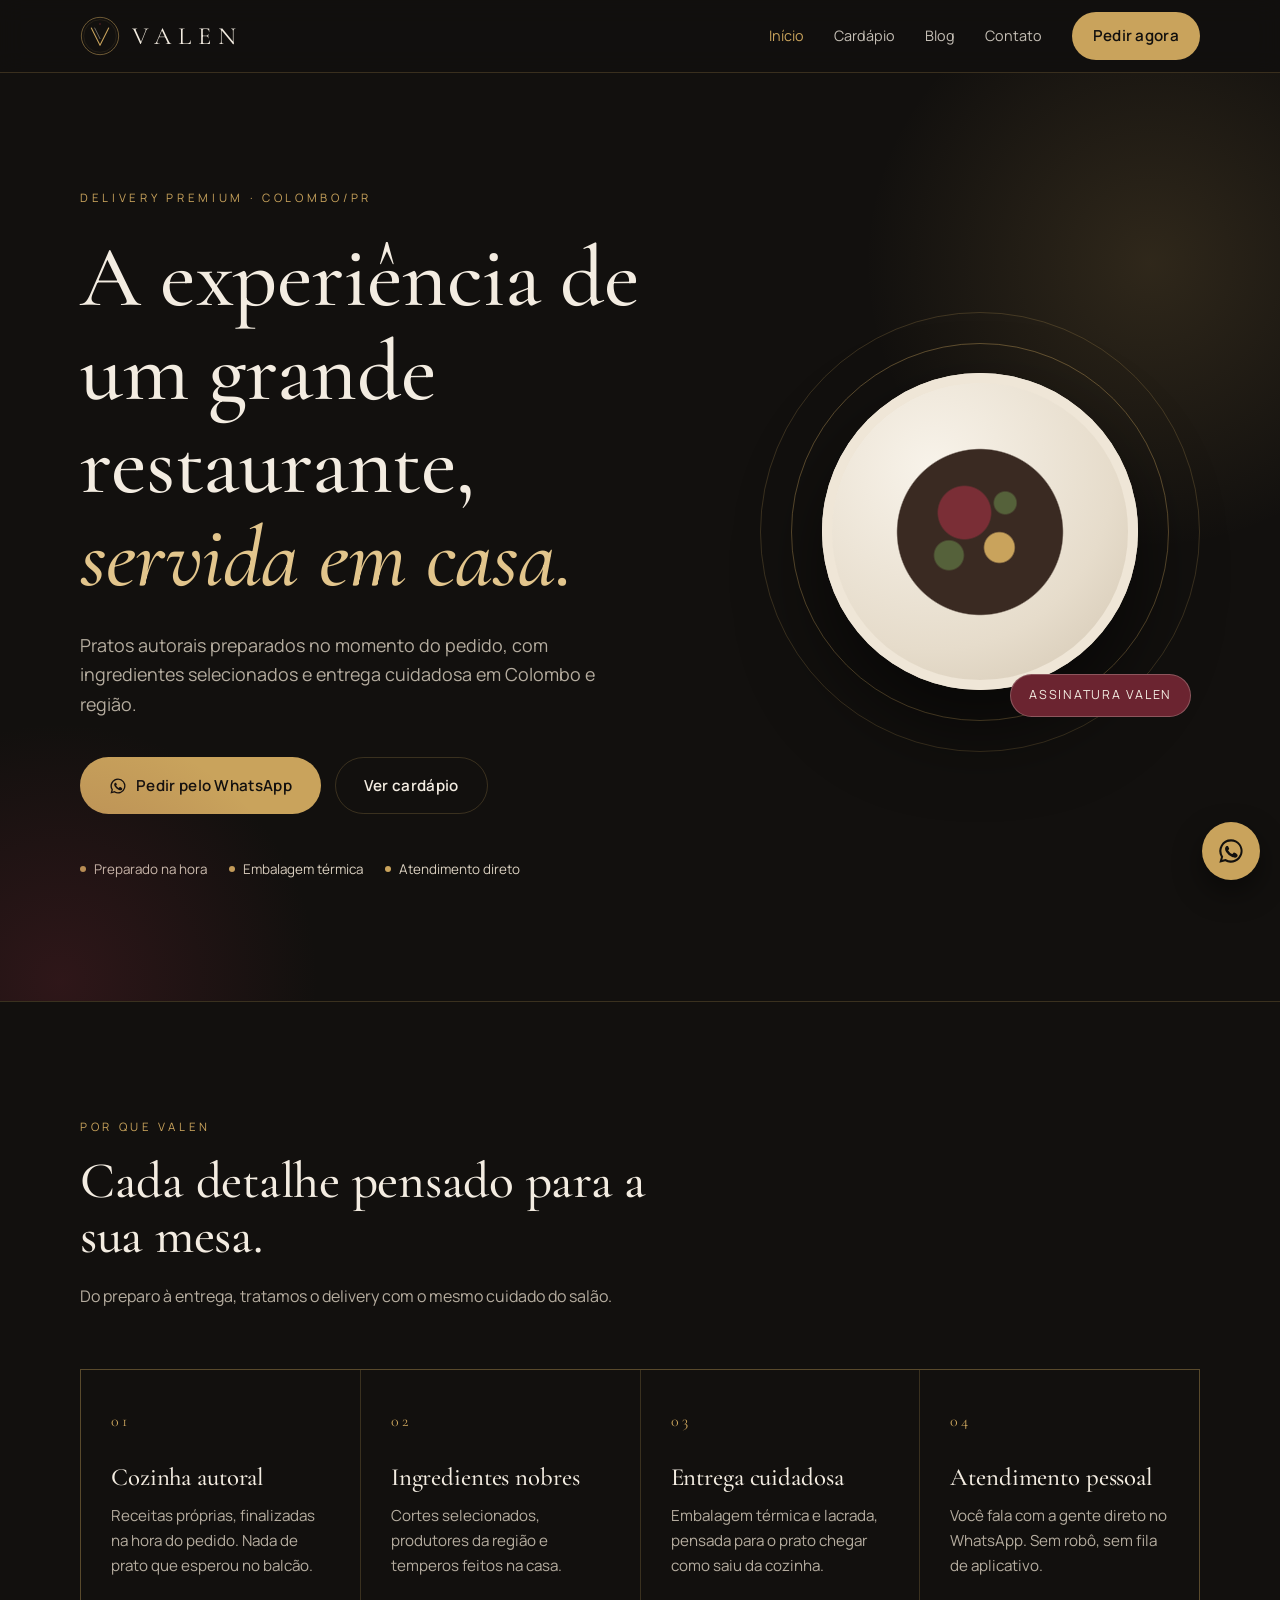
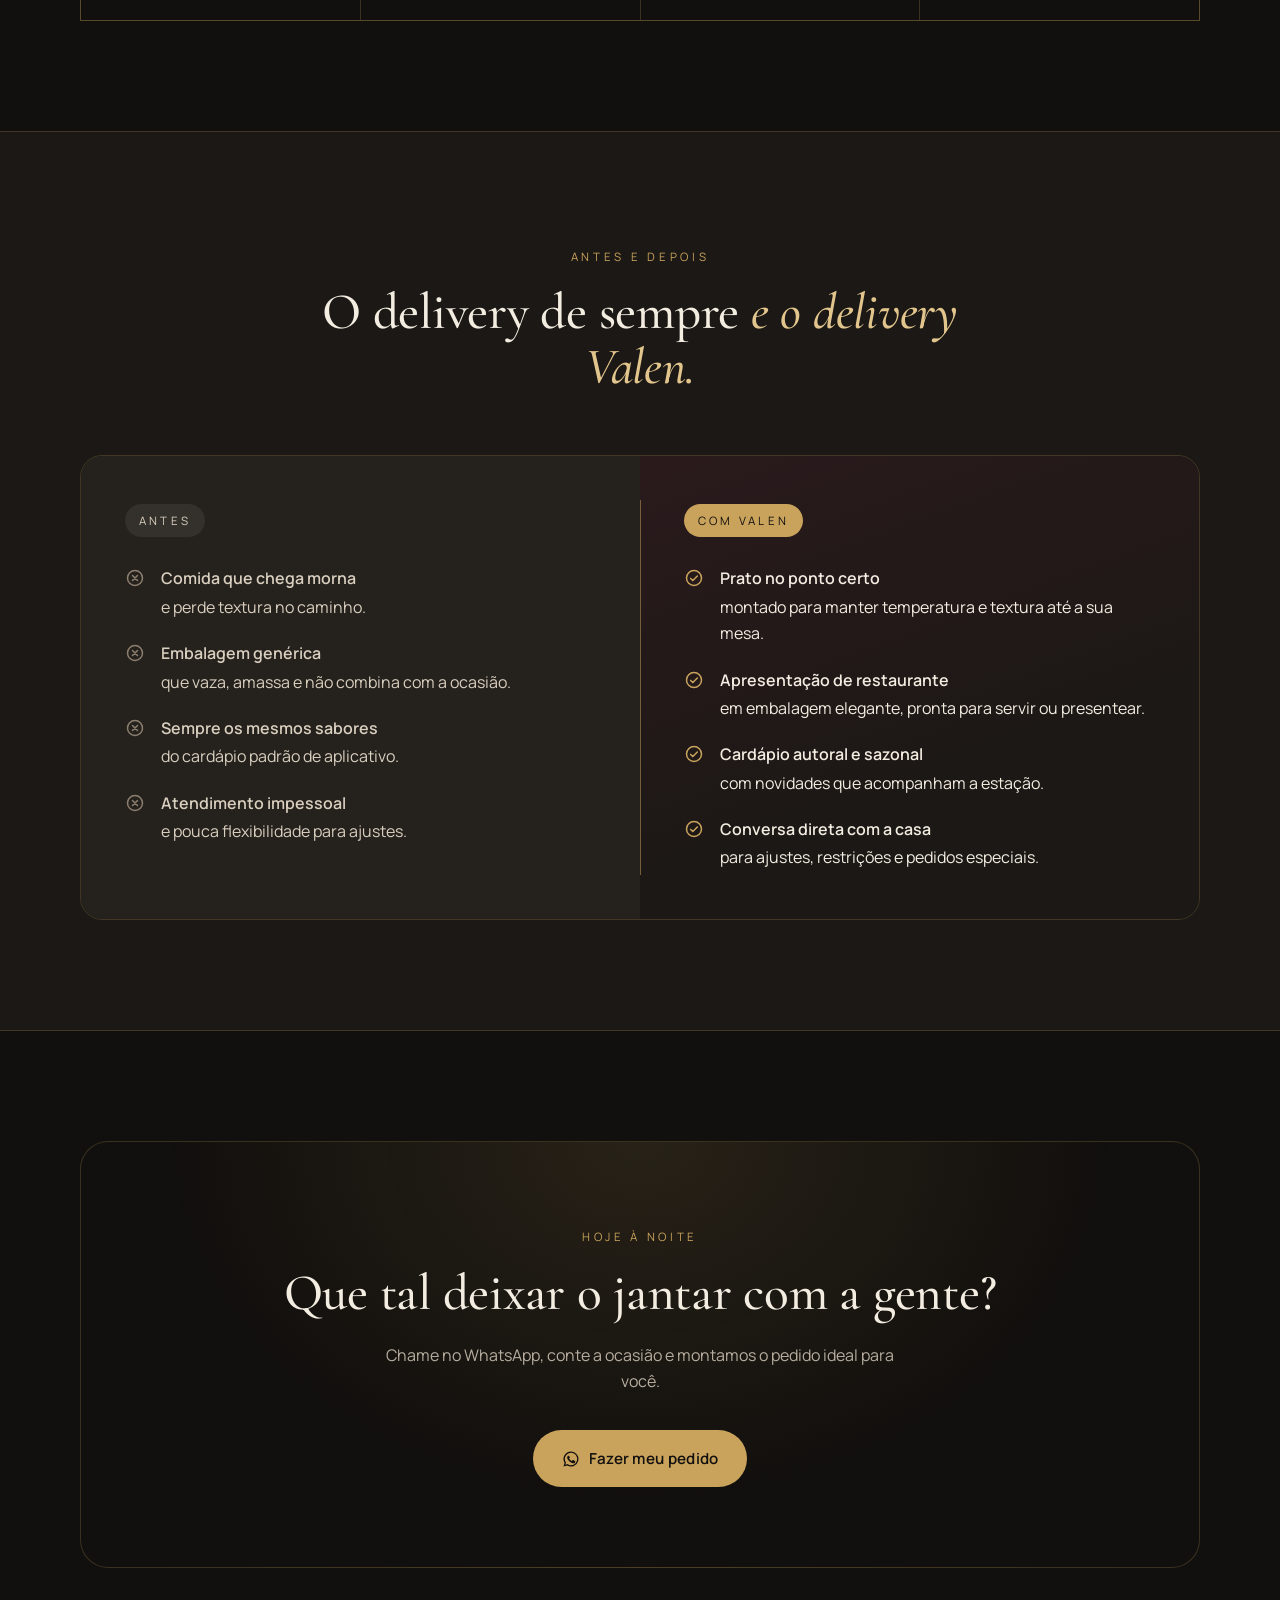
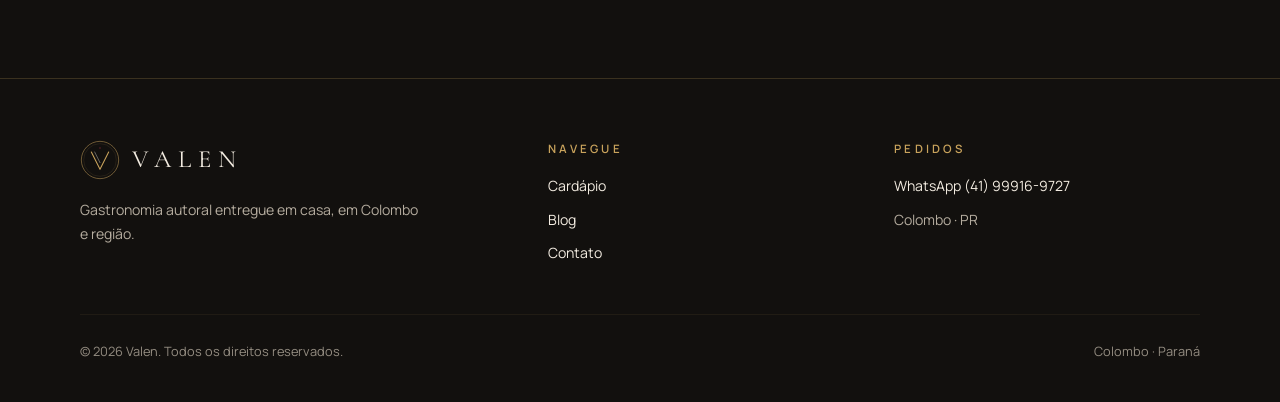
<file: index.html>
<!doctype html>
<html lang="pt-BR">
<head>
<meta charset="utf-8">
<meta name="viewport" content="width=device-width, initial-scale=1">
<title>Valen · Gastronomia autoral em casa · Colombo/PR</title>
<meta name="description" content="Delivery premium em Colombo/PR: pratos autorais preparados na hora, ingredientes selecionados e entrega cuidadosa. Peça pelo WhatsApp.">
<meta name="theme-color" content="#12100E">
<meta property="og:title" content="Valen · Gastronomia autoral em casa · Colombo/PR">
<meta property="og:description" content="Delivery premium em Colombo/PR: pratos autorais preparados na hora, ingredientes selecionados e entrega cuidadosa. Peça pelo WhatsApp.">
<meta property="og:type" content="website">
<meta property="og:locale" content="pt_BR">
<link rel="icon" href="/assets/logo.svg" type="image/svg+xml">
<link rel="preconnect" href="https://fonts.googleapis.com">
<link rel="preconnect" href="https://fonts.gstatic.com" crossorigin>
<link href="https://fonts.googleapis.com/css2?family=Cormorant+Garamond:ital,wght@0,400;0,500;0,600;1,400;1,500&family=Manrope:wght@400;500;600&display=swap" rel="stylesheet">
<link rel="stylesheet" href="/assets/style.css">
</head>
<body>
<header class="topo">
  <div class="wrap">
    <a class="marca" href="/" aria-label="Valen, página inicial"><img src="/assets/logo.svg" alt="" width="40" height="40"><span>VALEN</span></a>
    <button class="abrir-menu" aria-label="Abrir menu" aria-expanded="false"><svg width="26" height="26" viewBox="0 0 24 24" fill="none" stroke="currentColor" stroke-width="1.6" stroke-linecap="round"><path d="M4 7h16M4 12h16M4 17h16"/></svg></button>
    <nav class="menu" aria-label="Principal"><a href="/" aria-current="page">Início</a><a href="/cardapio">Cardápio</a><a href="/blog">Blog</a><a href="/contato">Contato</a><a class="btn btn-ouro" href="https://wa.me/5541999169727?text=Ol%C3%A1%21%20Vim%20pelo%20site%20da%20Valen%20e%20gostaria%20de%20fazer%20um%20pedido." target="_blank" rel="noopener">Pedir agora</a></nav>
  </div>
</header>
<main>

<section class="hero">
  <div class="wrap">
    <div>
      <span class="eyebrow">Delivery premium · Colombo/PR</span>
      <h1>A experiência de um grande restaurante, <em class="serif">servida em casa.</em></h1>
      <p class="lead muted">Pratos autorais preparados no momento do pedido, com ingredientes selecionados e entrega cuidadosa em Colombo e região.</p>
      <div class="acoes">
        <a class="btn btn-ouro" href="https://wa.me/5541999169727?text=Ol%C3%A1%21%20Vim%20pelo%20site%20da%20Valen%20e%20gostaria%20de%20fazer%20um%20pedido." target="_blank" rel="noopener"><svg viewBox="0 0 24 24" fill="currentColor" aria-hidden="true"><path d="M12 2a10 10 0 0 0-8.6 15.1L2 22l5-1.3A10 10 0 1 0 12 2Zm0 18.2a8.2 8.2 0 0 1-4.2-1.2l-.3-.2-3 .8.8-2.9-.2-.3A8.2 8.2 0 1 1 12 20.2Zm4.5-6.1c-.2-.1-1.5-.7-1.7-.8-.2-.1-.4-.1-.6.1l-.8 1c-.1.2-.3.2-.5.1a6.7 6.7 0 0 1-3.3-2.9c-.2-.4.3-.4.8-1.3.1-.2 0-.3 0-.4l-.8-1.8c-.2-.5-.4-.4-.6-.4h-.5a1 1 0 0 0-.7.3 3 3 0 0 0-.9 2.2 5.2 5.2 0 0 0 1.1 2.8 11.9 11.9 0 0 0 4.6 4c1.7.7 2.3.8 3.2.7.5-.1 1.5-.6 1.7-1.2.2-.6.2-1.1.2-1.2-.1-.1-.3-.2-.5-.3Z"/></svg> Pedir pelo WhatsApp</a>
        <a class="btn btn-linha" href="/cardapio">Ver cardápio</a>
      </div>
      <div class="info"><span><i></i>Preparado na hora</span><span><i></i>Embalagem térmica</span><span><i></i>Atendimento direto</span></div>
    </div>
    <div class="prato" aria-hidden="true"><div class="aro"></div><div class="aro b"></div><div class="loucas"></div><div class="comida"></div><div class="selo">Assinatura Valen</div></div>
  </div>
</section>

<section id="beneficios">
  <div class="wrap">
    <div class="cab surgir"><span class="eyebrow">Por que Valen</span><h2>Cada detalhe pensado para a sua mesa.</h2><p class="muted">Do preparo à entrega, tratamos o delivery com o mesmo cuidado do salão.</p></div>
    <div class="grade"><div class="beneficio surgir"><div class="num">01</div><h3>Cozinha autoral</h3><p class="muted">Receitas próprias, finalizadas na hora do pedido. Nada de prato que esperou no balcão.</p></div><div class="beneficio surgir"><div class="num">02</div><h3>Ingredientes nobres</h3><p class="muted">Cortes selecionados, produtores da região e temperos feitos na casa.</p></div><div class="beneficio surgir"><div class="num">03</div><h3>Entrega cuidadosa</h3><p class="muted">Embalagem térmica e lacrada, pensada para o prato chegar como saiu da cozinha.</p></div><div class="beneficio surgir"><div class="num">04</div><h3>Atendimento pessoal</h3><p class="muted">Você fala com a gente direto no WhatsApp. Sem robô, sem fila de aplicativo.</p></div></div>
  </div>
</section>

<section class="contraste" id="antes-e-depois">
  <div class="wrap">
    <div class="cab centro surgir"><span class="eyebrow">Antes e depois</span><h2>O delivery de sempre <em class="serif">e o delivery Valen.</em></h2></div>
    <div class="ad surgir">
      <div class="antes"><span class="rotulo">Antes</span><ul><li><svg viewBox="0 0 24 24" fill="none" stroke="currentColor" stroke-width="1.8" stroke-linecap="round" aria-hidden="true"><circle cx="12" cy="12" r="9"/><path d="M9 9l6 6M15 9l-6 6"/></svg><span><b>Comida que chega morna</b>e perde textura no caminho.</span></li><li><svg viewBox="0 0 24 24" fill="none" stroke="currentColor" stroke-width="1.8" stroke-linecap="round" aria-hidden="true"><circle cx="12" cy="12" r="9"/><path d="M9 9l6 6M15 9l-6 6"/></svg><span><b>Embalagem genérica</b>que vaza, amassa e não combina com a ocasião.</span></li><li><svg viewBox="0 0 24 24" fill="none" stroke="currentColor" stroke-width="1.8" stroke-linecap="round" aria-hidden="true"><circle cx="12" cy="12" r="9"/><path d="M9 9l6 6M15 9l-6 6"/></svg><span><b>Sempre os mesmos sabores</b>do cardápio padrão de aplicativo.</span></li><li><svg viewBox="0 0 24 24" fill="none" stroke="currentColor" stroke-width="1.8" stroke-linecap="round" aria-hidden="true"><circle cx="12" cy="12" r="9"/><path d="M9 9l6 6M15 9l-6 6"/></svg><span><b>Atendimento impessoal</b>e pouca flexibilidade para ajustes.</span></li></ul></div>
      <div class="depois"><span class="rotulo">Com Valen</span><ul><li><svg viewBox="0 0 24 24" fill="none" stroke="currentColor" stroke-width="1.8" stroke-linecap="round" stroke-linejoin="round" aria-hidden="true"><circle cx="12" cy="12" r="9"/><path d="m8 12.5 2.6 2.6L16 9.6"/></svg><span><b>Prato no ponto certo</b>montado para manter temperatura e textura até a sua mesa.</span></li><li><svg viewBox="0 0 24 24" fill="none" stroke="currentColor" stroke-width="1.8" stroke-linecap="round" stroke-linejoin="round" aria-hidden="true"><circle cx="12" cy="12" r="9"/><path d="m8 12.5 2.6 2.6L16 9.6"/></svg><span><b>Apresentação de restaurante</b>em embalagem elegante, pronta para servir ou presentear.</span></li><li><svg viewBox="0 0 24 24" fill="none" stroke="currentColor" stroke-width="1.8" stroke-linecap="round" stroke-linejoin="round" aria-hidden="true"><circle cx="12" cy="12" r="9"/><path d="m8 12.5 2.6 2.6L16 9.6"/></svg><span><b>Cardápio autoral e sazonal</b>com novidades que acompanham a estação.</span></li><li><svg viewBox="0 0 24 24" fill="none" stroke="currentColor" stroke-width="1.8" stroke-linecap="round" stroke-linejoin="round" aria-hidden="true"><circle cx="12" cy="12" r="9"/><path d="m8 12.5 2.6 2.6L16 9.6"/></svg><span><b>Conversa direta com a casa</b>para ajustes, restrições e pedidos especiais.</span></li></ul></div>
    </div>
  </div>
</section>

<section class="faixa">
  <div class="wrap">
    <div class="caixa surgir">
      <span class="eyebrow">Hoje à noite</span>
      <h2>Que tal deixar o jantar com a gente?</h2>
      <p class="muted">Chame no WhatsApp, conte a ocasião e montamos o pedido ideal para você.</p>
      <a class="btn btn-ouro" href="https://wa.me/5541999169727?text=Ol%C3%A1%21%20Vim%20pelo%20site%20da%20Valen%20e%20gostaria%20de%20fazer%20um%20pedido." target="_blank" rel="noopener"><svg viewBox="0 0 24 24" fill="currentColor" aria-hidden="true"><path d="M12 2a10 10 0 0 0-8.6 15.1L2 22l5-1.3A10 10 0 1 0 12 2Zm0 18.2a8.2 8.2 0 0 1-4.2-1.2l-.3-.2-3 .8.8-2.9-.2-.3A8.2 8.2 0 1 1 12 20.2Zm4.5-6.1c-.2-.1-1.5-.7-1.7-.8-.2-.1-.4-.1-.6.1l-.8 1c-.1.2-.3.2-.5.1a6.7 6.7 0 0 1-3.3-2.9c-.2-.4.3-.4.8-1.3.1-.2 0-.3 0-.4l-.8-1.8c-.2-.5-.4-.4-.6-.4h-.5a1 1 0 0 0-.7.3 3 3 0 0 0-.9 2.2 5.2 5.2 0 0 0 1.1 2.8 11.9 11.9 0 0 0 4.6 4c1.7.7 2.3.8 3.2.7.5-.1 1.5-.6 1.7-1.2.2-.6.2-1.1.2-1.2-.1-.1-.3-.2-.5-.3Z"/></svg> Fazer meu pedido</a>
    </div>
  </div>
</section>

</main>
<footer class="rodape">
  <div class="wrap">
    <div>
      <a class="marca" href="/"><img src="/assets/logo.svg" alt="" width="40" height="40"><span>VALEN</span></a>
      <p class="muted" style="margin-top:18px;max-width:340px">Gastronomia autoral entregue em casa, em Colombo e região.</p>
    </div>
    <div>
      <h4>Navegue</h4>
      <ul><li><a href="/cardapio">Cardápio</a></li><li><a href="/blog">Blog</a></li><li><a href="/contato">Contato</a></li></ul>
    </div>
    <div>
      <h4>Pedidos</h4>
      <ul><li><a href="https://wa.me/5541999169727?text=Ol%C3%A1%21%20Vim%20pelo%20site%20da%20Valen%20e%20gostaria%20de%20fazer%20um%20pedido." target="_blank" rel="noopener">WhatsApp (41) 99916-9727</a></li><li class="muted">Colombo · PR</li></ul>
    </div>
    <div class="base"><span>© <span id="ano">2026</span> Valen. Todos os direitos reservados.</span><span>Colombo · Paraná</span></div>
  </div>
</footer>
<a class="zap" href="https://wa.me/5541999169727?text=Ol%C3%A1%21%20Vim%20pelo%20site%20da%20Valen%20e%20gostaria%20de%20fazer%20um%20pedido." target="_blank" rel="noopener" aria-label="Pedir pelo WhatsApp"><svg viewBox="0 0 24 24" fill="currentColor" aria-hidden="true"><path d="M12 2a10 10 0 0 0-8.6 15.1L2 22l5-1.3A10 10 0 1 0 12 2Zm0 18.2a8.2 8.2 0 0 1-4.2-1.2l-.3-.2-3 .8.8-2.9-.2-.3A8.2 8.2 0 1 1 12 20.2Zm4.5-6.1c-.2-.1-1.5-.7-1.7-.8-.2-.1-.4-.1-.6.1l-.8 1c-.1.2-.3.2-.5.1a6.7 6.7 0 0 1-3.3-2.9c-.2-.4.3-.4.8-1.3.1-.2 0-.3 0-.4l-.8-1.8c-.2-.5-.4-.4-.6-.4h-.5a1 1 0 0 0-.7.3 3 3 0 0 0-.9 2.2 5.2 5.2 0 0 0 1.1 2.8 11.9 11.9 0 0 0 4.6 4c1.7.7 2.3.8 3.2.7.5-.1 1.5-.6 1.7-1.2.2-.6.2-1.1.2-1.2-.1-.1-.3-.2-.5-.3Z"/></svg></a>
<script src="/assets/site.js" defer></script>
</body>
</html>
</file>
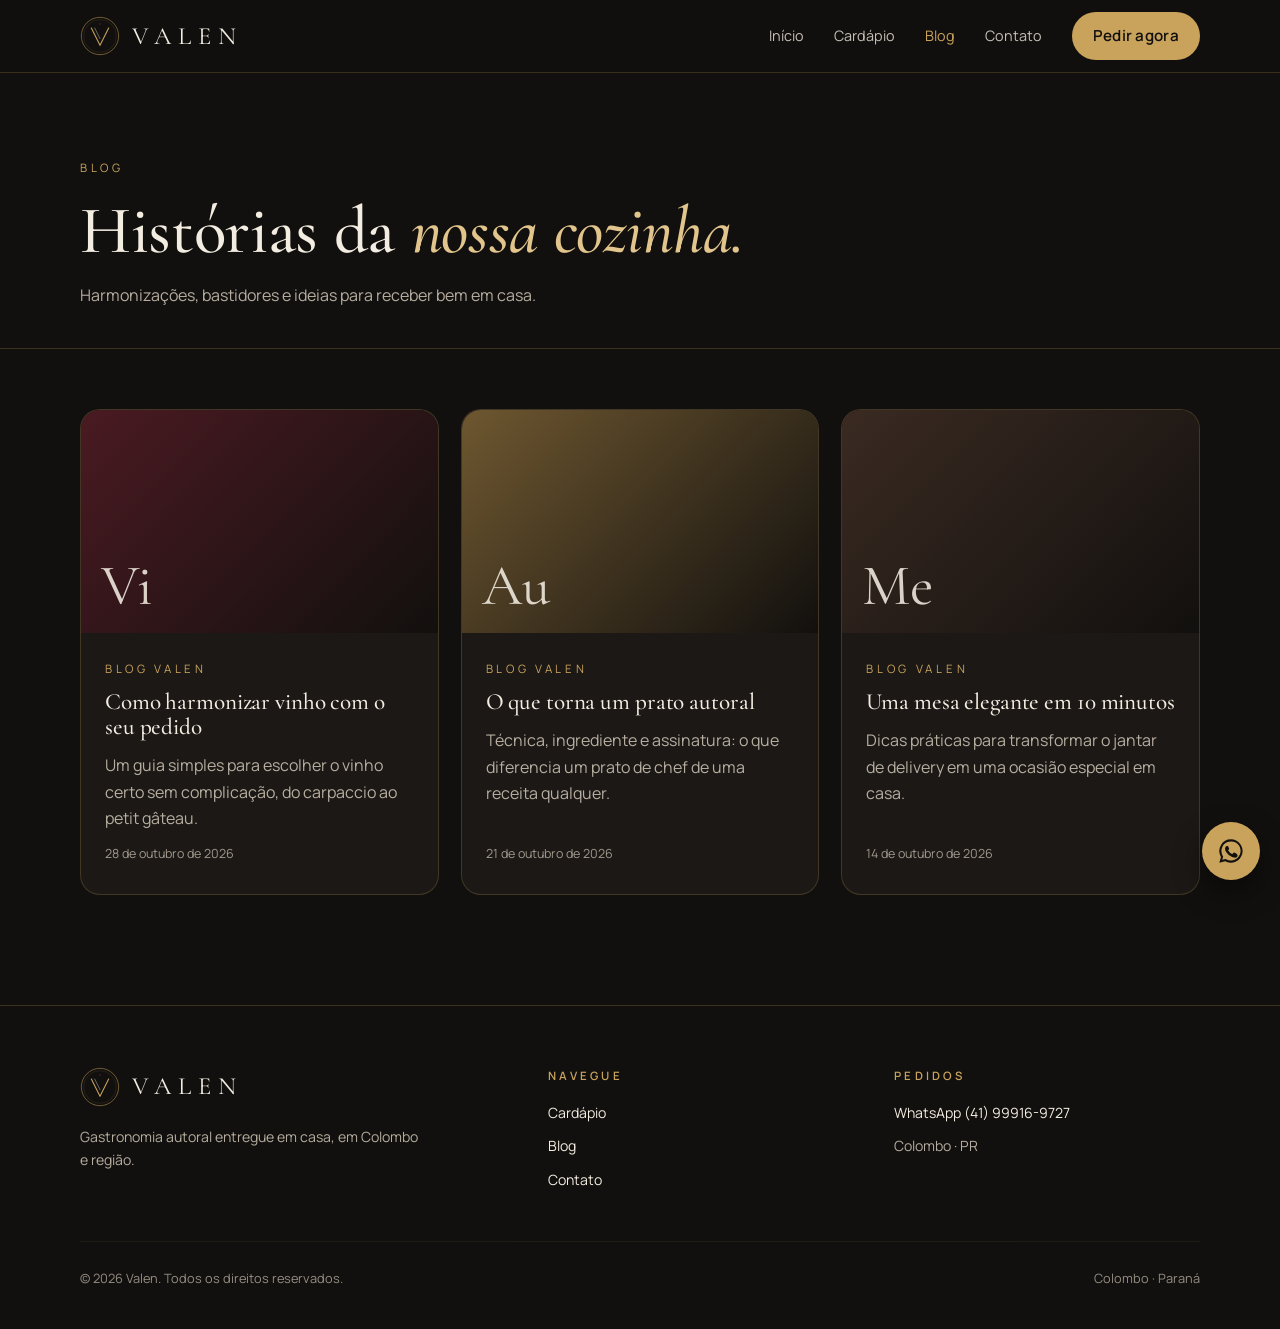
<file: blog/index.html>
<!doctype html>
<html lang="pt-BR">
<head>
<meta charset="utf-8">
<meta name="viewport" content="width=device-width, initial-scale=1">
<title>Blog · Valen</title>
<meta name="description" content="Blog Valen: harmonizações, bastidores da cozinha e dicas para receber em casa.">
<meta name="theme-color" content="#12100E">
<meta property="og:title" content="Blog · Valen">
<meta property="og:description" content="Blog Valen: harmonizações, bastidores da cozinha e dicas para receber em casa.">
<meta property="og:type" content="website">
<meta property="og:locale" content="pt_BR">
<link rel="icon" href="/assets/logo.svg" type="image/svg+xml">
<link rel="preconnect" href="https://fonts.googleapis.com">
<link rel="preconnect" href="https://fonts.gstatic.com" crossorigin>
<link href="https://fonts.googleapis.com/css2?family=Cormorant+Garamond:ital,wght@0,400;0,500;0,600;1,400;1,500&family=Manrope:wght@400;500;600&display=swap" rel="stylesheet">
<link rel="stylesheet" href="/assets/style.css">
</head>
<body>
<header class="topo">
  <div class="wrap">
    <a class="marca" href="/" aria-label="Valen, página inicial"><img src="/assets/logo.svg" alt="" width="40" height="40"><span>VALEN</span></a>
    <button class="abrir-menu" aria-label="Abrir menu" aria-expanded="false"><svg width="26" height="26" viewBox="0 0 24 24" fill="none" stroke="currentColor" stroke-width="1.6" stroke-linecap="round"><path d="M4 7h16M4 12h16M4 17h16"/></svg></button>
    <nav class="menu" aria-label="Principal"><a href="/">Início</a><a href="/cardapio">Cardápio</a><a href="/blog" aria-current="page">Blog</a><a href="/contato">Contato</a><a class="btn btn-ouro" href="https://wa.me/5541999169727?text=Ol%C3%A1%21%20Vim%20pelo%20site%20da%20Valen%20e%20gostaria%20de%20fazer%20um%20pedido." target="_blank" rel="noopener">Pedir agora</a></nav>
  </div>
</header>
<main>

<div class="pagina-topo"><div class="wrap"><span class="eyebrow">Blog</span><h1>Histórias da <em class="serif">nossa cozinha.</em></h1><p class="muted" style="max-width:560px">Harmonizações, bastidores e ideias para receber bem em casa.</p></div></div>
<section style="padding-top:60px"><div class="wrap"><div class="posts"><a class="post-card surgir" href="/blog/como-harmonizar-vinho-com-delivery">
  <div class="capa" style="--g:linear-gradient(135deg,#4A1A22,#12100E)"><span>Vi</span></div>
  <div class="txt"><span class="eyebrow">Blog Valen</span><h3>Como harmonizar vinho com o seu pedido</h3><p class="muted">Um guia simples para escolher o vinho certo sem complicação, do carpaccio ao petit gâteau.</p><span class="data">28 de outubro de 2026</span></div>
</a><a class="post-card surgir" href="/blog/o-que-torna-um-prato-autoral">
  <div class="capa" style="--g:linear-gradient(135deg,#6E5730,#12100E)"><span>Au</span></div>
  <div class="txt"><span class="eyebrow">Blog Valen</span><h3>O que torna um prato autoral</h3><p class="muted">Técnica, ingrediente e assinatura: o que diferencia um prato de chef de uma receita qualquer.</p><span class="data">21 de outubro de 2026</span></div>
</a><a class="post-card surgir" href="/blog/mesa-elegante-em-10-minutos">
  <div class="capa" style="--g:linear-gradient(135deg,#3A2A22,#12100E)"><span>Me</span></div>
  <div class="txt"><span class="eyebrow">Blog Valen</span><h3>Uma mesa elegante em 10 minutos</h3><p class="muted">Dicas práticas para transformar o jantar de delivery em uma ocasião especial em casa.</p><span class="data">14 de outubro de 2026</span></div>
</a></div></div></section>

</main>
<footer class="rodape">
  <div class="wrap">
    <div>
      <a class="marca" href="/"><img src="/assets/logo.svg" alt="" width="40" height="40"><span>VALEN</span></a>
      <p class="muted" style="margin-top:18px;max-width:340px">Gastronomia autoral entregue em casa, em Colombo e região.</p>
    </div>
    <div>
      <h4>Navegue</h4>
      <ul><li><a href="/cardapio">Cardápio</a></li><li><a href="/blog">Blog</a></li><li><a href="/contato">Contato</a></li></ul>
    </div>
    <div>
      <h4>Pedidos</h4>
      <ul><li><a href="https://wa.me/5541999169727?text=Ol%C3%A1%21%20Vim%20pelo%20site%20da%20Valen%20e%20gostaria%20de%20fazer%20um%20pedido." target="_blank" rel="noopener">WhatsApp (41) 99916-9727</a></li><li class="muted">Colombo · PR</li></ul>
    </div>
    <div class="base"><span>© <span id="ano">2026</span> Valen. Todos os direitos reservados.</span><span>Colombo · Paraná</span></div>
  </div>
</footer>
<a class="zap" href="https://wa.me/5541999169727?text=Ol%C3%A1%21%20Vim%20pelo%20site%20da%20Valen%20e%20gostaria%20de%20fazer%20um%20pedido." target="_blank" rel="noopener" aria-label="Pedir pelo WhatsApp"><svg viewBox="0 0 24 24" fill="currentColor" aria-hidden="true"><path d="M12 2a10 10 0 0 0-8.6 15.1L2 22l5-1.3A10 10 0 1 0 12 2Zm0 18.2a8.2 8.2 0 0 1-4.2-1.2l-.3-.2-3 .8.8-2.9-.2-.3A8.2 8.2 0 1 1 12 20.2Zm4.5-6.1c-.2-.1-1.5-.7-1.7-.8-.2-.1-.4-.1-.6.1l-.8 1c-.1.2-.3.2-.5.1a6.7 6.7 0 0 1-3.3-2.9c-.2-.4.3-.4.8-1.3.1-.2 0-.3 0-.4l-.8-1.8c-.2-.5-.4-.4-.6-.4h-.5a1 1 0 0 0-.7.3 3 3 0 0 0-.9 2.2 5.2 5.2 0 0 0 1.1 2.8 11.9 11.9 0 0 0 4.6 4c1.7.7 2.3.8 3.2.7.5-.1 1.5-.6 1.7-1.2.2-.6.2-1.1.2-1.2-.1-.1-.3-.2-.5-.3Z"/></svg></a>
<script src="/assets/site.js" defer></script>
</body>
</html>
</file>
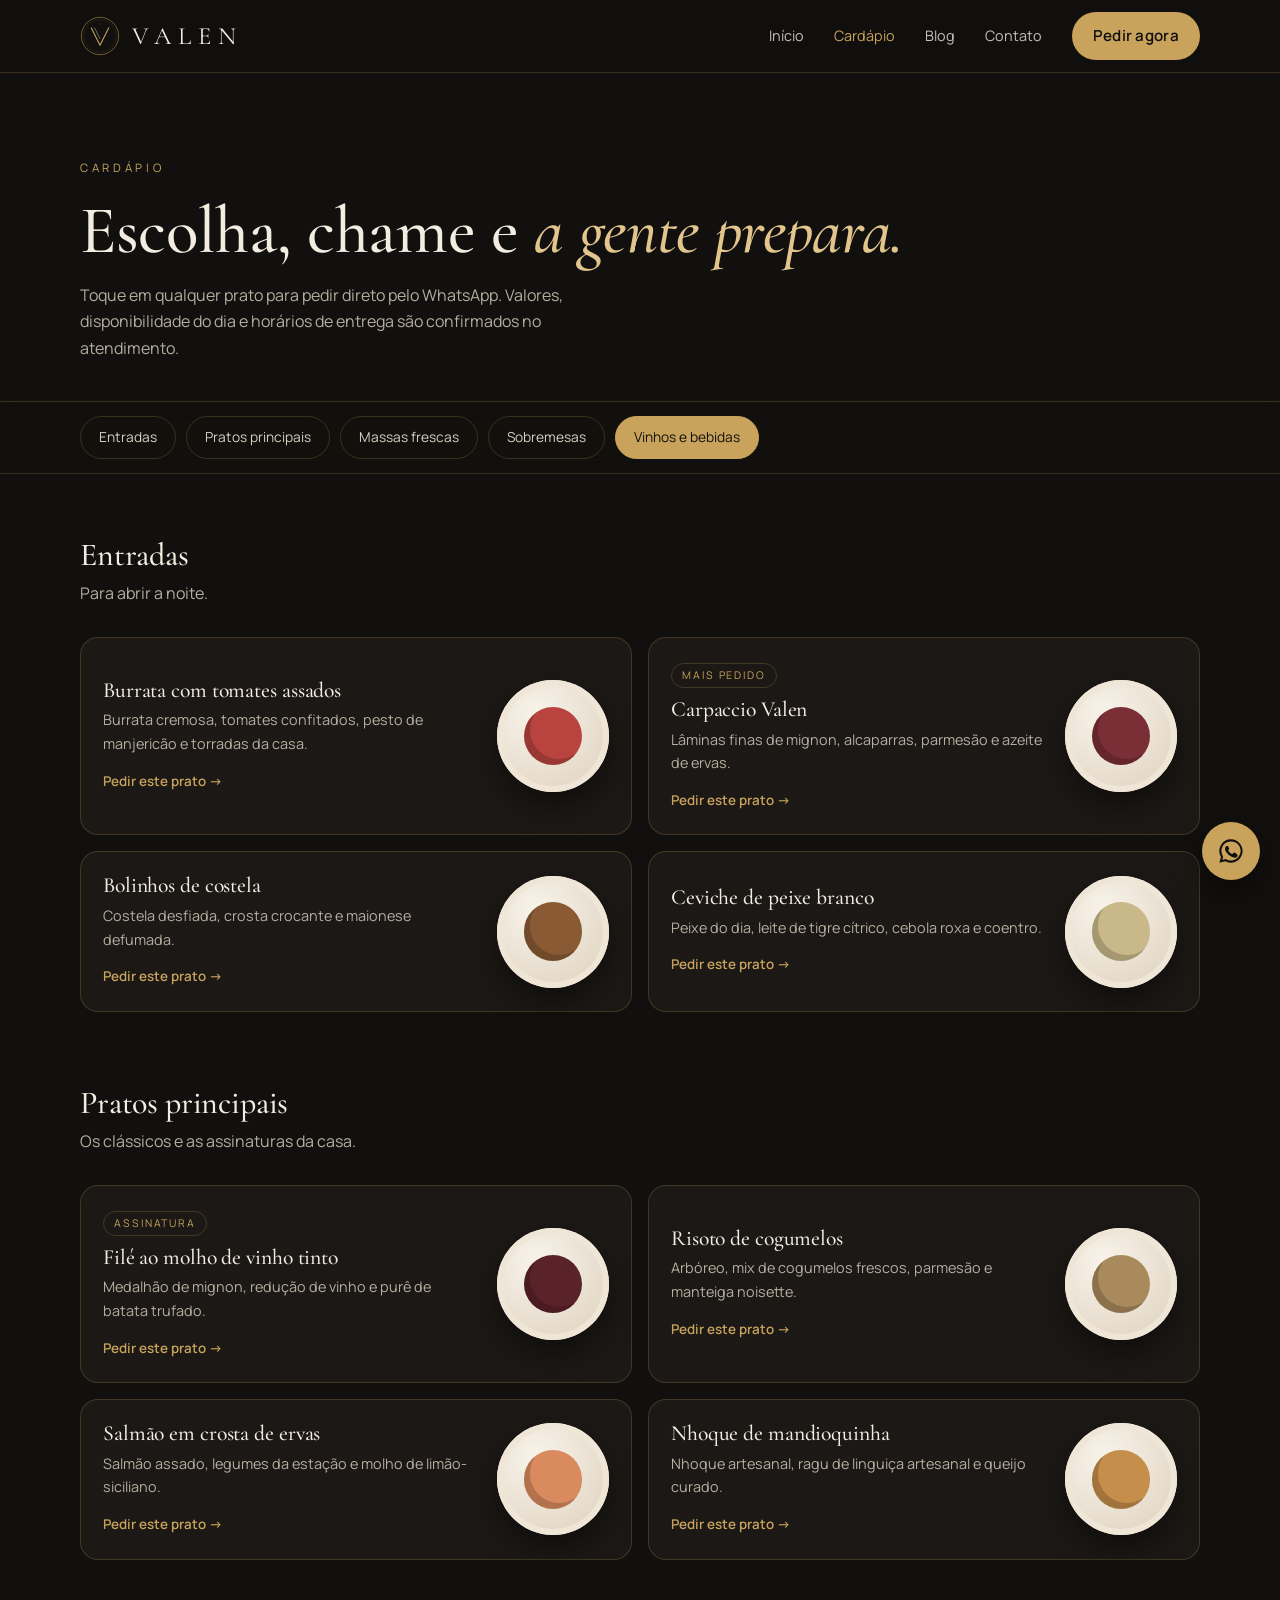
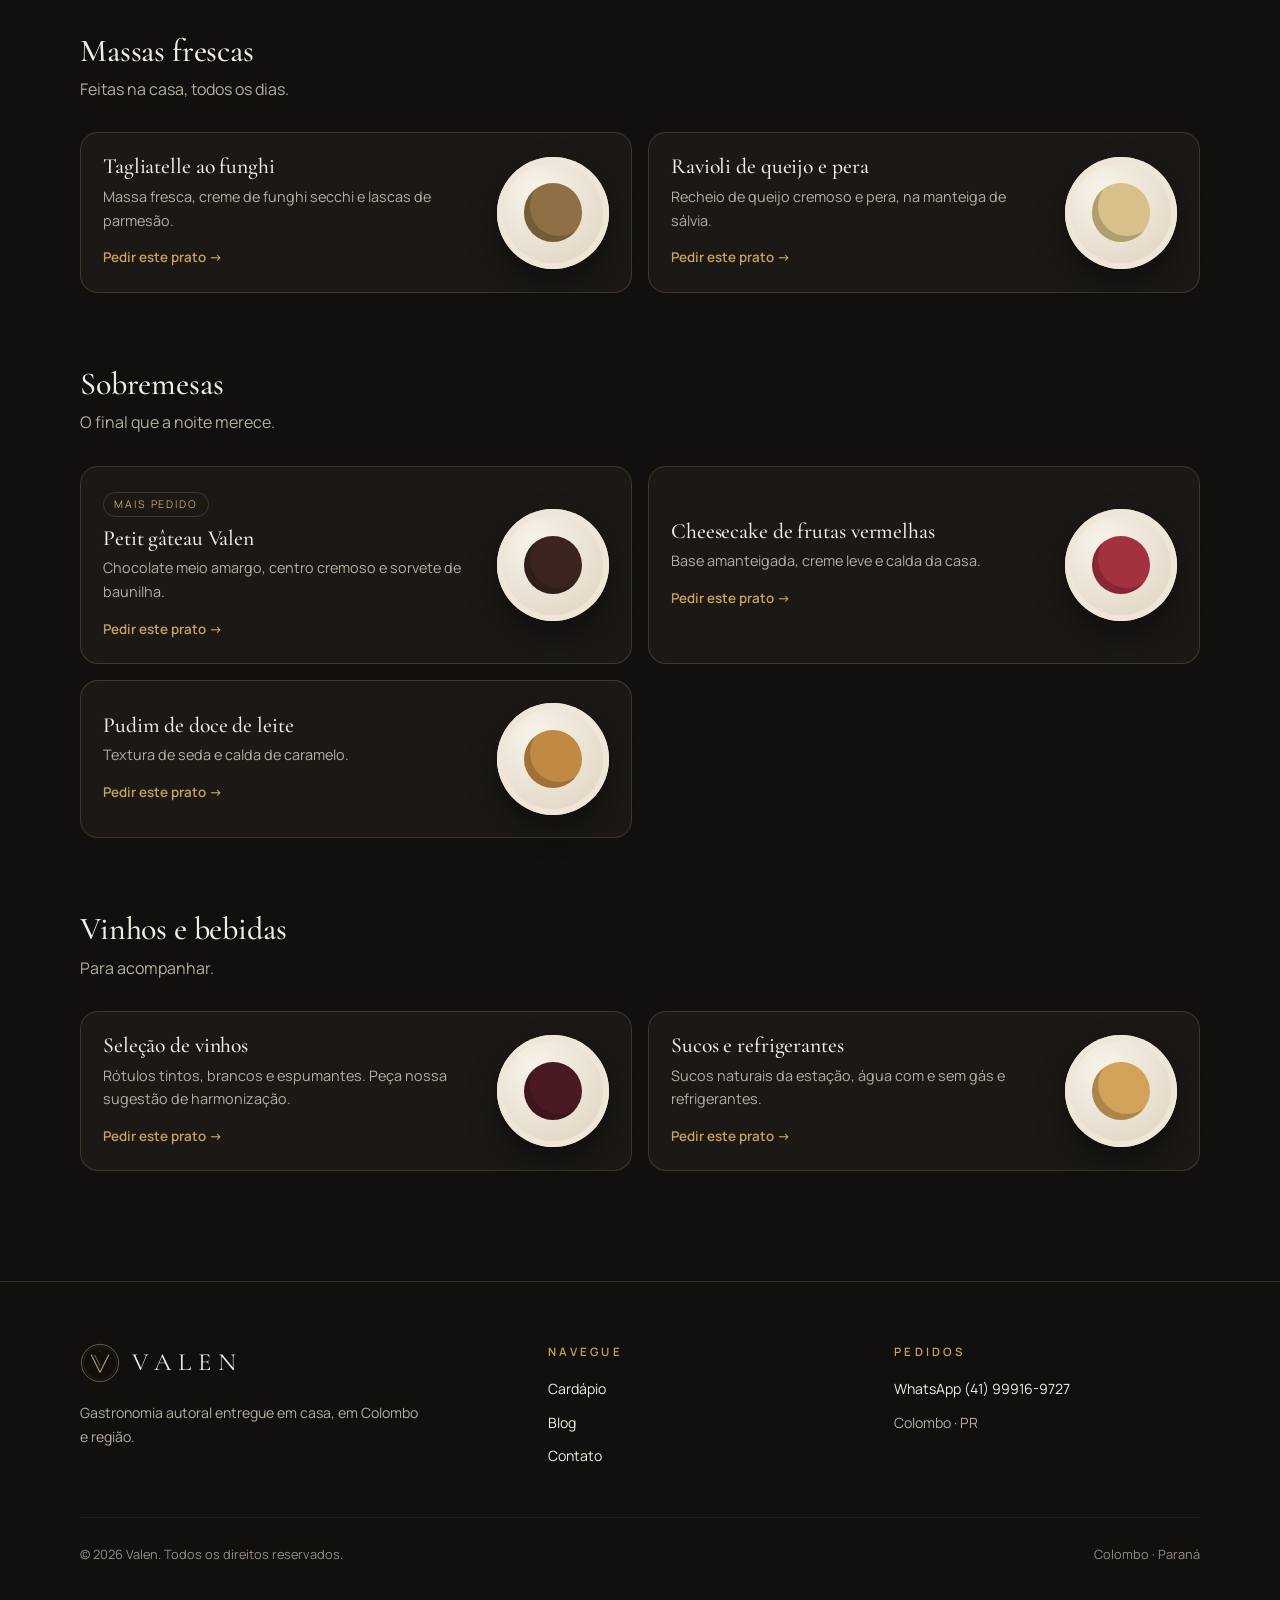
<file: cardapio.html>
<!doctype html>
<html lang="pt-BR">
<head>
<meta charset="utf-8">
<meta name="viewport" content="width=device-width, initial-scale=1">
<title>Cardápio · Valen</title>
<meta name="description" content="Cardápio Valen: entradas, pratos principais, massas frescas, sobremesas e vinhos. Peça pelo WhatsApp em Colombo/PR.">
<meta name="theme-color" content="#12100E">
<meta property="og:title" content="Cardápio · Valen">
<meta property="og:description" content="Cardápio Valen: entradas, pratos principais, massas frescas, sobremesas e vinhos. Peça pelo WhatsApp em Colombo/PR.">
<meta property="og:type" content="website">
<meta property="og:locale" content="pt_BR">
<link rel="icon" href="/assets/logo.svg" type="image/svg+xml">
<link rel="preconnect" href="https://fonts.googleapis.com">
<link rel="preconnect" href="https://fonts.gstatic.com" crossorigin>
<link href="https://fonts.googleapis.com/css2?family=Cormorant+Garamond:ital,wght@0,400;0,500;0,600;1,400;1,500&family=Manrope:wght@400;500;600&display=swap" rel="stylesheet">
<link rel="stylesheet" href="/assets/style.css">
</head>
<body>
<header class="topo">
  <div class="wrap">
    <a class="marca" href="/" aria-label="Valen, página inicial"><img src="/assets/logo.svg" alt="" width="40" height="40"><span>VALEN</span></a>
    <button class="abrir-menu" aria-label="Abrir menu" aria-expanded="false"><svg width="26" height="26" viewBox="0 0 24 24" fill="none" stroke="currentColor" stroke-width="1.6" stroke-linecap="round"><path d="M4 7h16M4 12h16M4 17h16"/></svg></button>
    <nav class="menu" aria-label="Principal"><a href="/">Início</a><a href="/cardapio" aria-current="page">Cardápio</a><a href="/blog">Blog</a><a href="/contato">Contato</a><a class="btn btn-ouro" href="https://wa.me/5541999169727?text=Ol%C3%A1%21%20Vim%20pelo%20site%20da%20Valen%20e%20gostaria%20de%20fazer%20um%20pedido." target="_blank" rel="noopener">Pedir agora</a></nav>
  </div>
</header>
<main>

<div class="pagina-topo"><div class="wrap"><span class="eyebrow">Cardápio</span><h1>Escolha, chame e <em class="serif">a gente prepara.</em></h1><p class="muted" style="max-width:560px">Toque em qualquer prato para pedir direto pelo WhatsApp. Valores, disponibilidade do dia e horários de entrega são confirmados no atendimento.</p></div></div>
<nav class="chips" aria-label="Categorias do cardápio"><div class="wrap"><a href="#entradas">Entradas</a><a href="#principais">Pratos principais</a><a href="#massas">Massas frescas</a><a href="#sobremesas">Sobremesas</a><a href="#bebidas">Vinhos e bebidas</a></div></nav>
<div class="wrap" style="padding-bottom:100px"><div class="categoria" id="entradas"><h2>Entradas</h2><p class="muted">Para abrir a noite.</p><div class="itens"><article class="item">
  <div><h3>Burrata com tomates assados</h3><p class="muted">Burrata cremosa, tomates confitados, pesto de manjericão e torradas da casa.</p>
  <a class="pedir" href="https://wa.me/5541999169727?text=Ol%C3%A1%21%20Gostaria%20de%20pedir%3A%20Burrata%20com%20tomates%20assados." target="_blank" rel="noopener">Pedir este prato →</a></div>
  <div class="mini" style="--c:#B9433F" aria-hidden="true"></div>
</article><article class="item">
  <div><span class="tag">Mais pedido</span><br><h3>Carpaccio Valen</h3><p class="muted">Lâminas finas de mignon, alcaparras, parmesão e azeite de ervas.</p>
  <a class="pedir" href="https://wa.me/5541999169727?text=Ol%C3%A1%21%20Gostaria%20de%20pedir%3A%20Carpaccio%20Valen." target="_blank" rel="noopener">Pedir este prato →</a></div>
  <div class="mini" style="--c:#7A2E36" aria-hidden="true"></div>
</article><article class="item">
  <div><h3>Bolinhos de costela</h3><p class="muted">Costela desfiada, crosta crocante e maionese defumada.</p>
  <a class="pedir" href="https://wa.me/5541999169727?text=Ol%C3%A1%21%20Gostaria%20de%20pedir%3A%20Bolinhos%20de%20costela." target="_blank" rel="noopener">Pedir este prato →</a></div>
  <div class="mini" style="--c:#8A5A35" aria-hidden="true"></div>
</article><article class="item">
  <div><h3>Ceviche de peixe branco</h3><p class="muted">Peixe do dia, leite de tigre cítrico, cebola roxa e coentro.</p>
  <a class="pedir" href="https://wa.me/5541999169727?text=Ol%C3%A1%21%20Gostaria%20de%20pedir%3A%20Ceviche%20de%20peixe%20branco." target="_blank" rel="noopener">Pedir este prato →</a></div>
  <div class="mini" style="--c:#C9B98A" aria-hidden="true"></div>
</article></div></div><div class="categoria" id="principais"><h2>Pratos principais</h2><p class="muted">Os clássicos e as assinaturas da casa.</p><div class="itens"><article class="item">
  <div><span class="tag">Assinatura</span><br><h3>Filé ao molho de vinho tinto</h3><p class="muted">Medalhão de mignon, redução de vinho e purê de batata trufado.</p>
  <a class="pedir" href="https://wa.me/5541999169727?text=Ol%C3%A1%21%20Gostaria%20de%20pedir%3A%20Fil%C3%A9%20ao%20molho%20de%20vinho%20tinto." target="_blank" rel="noopener">Pedir este prato →</a></div>
  <div class="mini" style="--c:#5A2229" aria-hidden="true"></div>
</article><article class="item">
  <div><h3>Risoto de cogumelos</h3><p class="muted">Arbóreo, mix de cogumelos frescos, parmesão e manteiga noisette.</p>
  <a class="pedir" href="https://wa.me/5541999169727?text=Ol%C3%A1%21%20Gostaria%20de%20pedir%3A%20Risoto%20de%20cogumelos." target="_blank" rel="noopener">Pedir este prato →</a></div>
  <div class="mini" style="--c:#A88A5C" aria-hidden="true"></div>
</article><article class="item">
  <div><h3>Salmão em crosta de ervas</h3><p class="muted">Salmão assado, legumes da estação e molho de limão-siciliano.</p>
  <a class="pedir" href="https://wa.me/5541999169727?text=Ol%C3%A1%21%20Gostaria%20de%20pedir%3A%20Salm%C3%A3o%20em%20crosta%20de%20ervas." target="_blank" rel="noopener">Pedir este prato →</a></div>
  <div class="mini" style="--c:#D98B5F" aria-hidden="true"></div>
</article><article class="item">
  <div><h3>Nhoque de mandioquinha</h3><p class="muted">Nhoque artesanal, ragu de linguiça artesanal e queijo curado.</p>
  <a class="pedir" href="https://wa.me/5541999169727?text=Ol%C3%A1%21%20Gostaria%20de%20pedir%3A%20Nhoque%20de%20mandioquinha." target="_blank" rel="noopener">Pedir este prato →</a></div>
  <div class="mini" style="--c:#C58E4A" aria-hidden="true"></div>
</article></div></div><div class="categoria" id="massas"><h2>Massas frescas</h2><p class="muted">Feitas na casa, todos os dias.</p><div class="itens"><article class="item">
  <div><h3>Tagliatelle ao funghi</h3><p class="muted">Massa fresca, creme de funghi secchi e lascas de parmesão.</p>
  <a class="pedir" href="https://wa.me/5541999169727?text=Ol%C3%A1%21%20Gostaria%20de%20pedir%3A%20Tagliatelle%20ao%20funghi." target="_blank" rel="noopener">Pedir este prato →</a></div>
  <div class="mini" style="--c:#8F7046" aria-hidden="true"></div>
</article><article class="item">
  <div><h3>Ravioli de queijo e pera</h3><p class="muted">Recheio de queijo cremoso e pera, na manteiga de sálvia.</p>
  <a class="pedir" href="https://wa.me/5541999169727?text=Ol%C3%A1%21%20Gostaria%20de%20pedir%3A%20Ravioli%20de%20queijo%20e%20pera." target="_blank" rel="noopener">Pedir este prato →</a></div>
  <div class="mini" style="--c:#D7C08A" aria-hidden="true"></div>
</article></div></div><div class="categoria" id="sobremesas"><h2>Sobremesas</h2><p class="muted">O final que a noite merece.</p><div class="itens"><article class="item">
  <div><span class="tag">Mais pedido</span><br><h3>Petit gâteau Valen</h3><p class="muted">Chocolate meio amargo, centro cremoso e sorvete de baunilha.</p>
  <a class="pedir" href="https://wa.me/5541999169727?text=Ol%C3%A1%21%20Gostaria%20de%20pedir%3A%20Petit%20g%C3%A2teau%20Valen." target="_blank" rel="noopener">Pedir este prato →</a></div>
  <div class="mini" style="--c:#3B2420" aria-hidden="true"></div>
</article><article class="item">
  <div><h3>Cheesecake de frutas vermelhas</h3><p class="muted">Base amanteigada, creme leve e calda da casa.</p>
  <a class="pedir" href="https://wa.me/5541999169727?text=Ol%C3%A1%21%20Gostaria%20de%20pedir%3A%20Cheesecake%20de%20frutas%20vermelhas." target="_blank" rel="noopener">Pedir este prato →</a></div>
  <div class="mini" style="--c:#A3313F" aria-hidden="true"></div>
</article><article class="item">
  <div><h3>Pudim de doce de leite</h3><p class="muted">Textura de seda e calda de caramelo.</p>
  <a class="pedir" href="https://wa.me/5541999169727?text=Ol%C3%A1%21%20Gostaria%20de%20pedir%3A%20Pudim%20de%20doce%20de%20leite." target="_blank" rel="noopener">Pedir este prato →</a></div>
  <div class="mini" style="--c:#C08A44" aria-hidden="true"></div>
</article></div></div><div class="categoria" id="bebidas"><h2>Vinhos e bebidas</h2><p class="muted">Para acompanhar.</p><div class="itens"><article class="item">
  <div><h3>Seleção de vinhos</h3><p class="muted">Rótulos tintos, brancos e espumantes. Peça nossa sugestão de harmonização.</p>
  <a class="pedir" href="https://wa.me/5541999169727?text=Ol%C3%A1%21%20Gostaria%20de%20pedir%3A%20Sele%C3%A7%C3%A3o%20de%20vinhos." target="_blank" rel="noopener">Pedir este prato →</a></div>
  <div class="mini" style="--c:#4A1A22" aria-hidden="true"></div>
</article><article class="item">
  <div><h3>Sucos e refrigerantes</h3><p class="muted">Sucos naturais da estação, água com e sem gás e refrigerantes.</p>
  <a class="pedir" href="https://wa.me/5541999169727?text=Ol%C3%A1%21%20Gostaria%20de%20pedir%3A%20Sucos%20e%20refrigerantes." target="_blank" rel="noopener">Pedir este prato →</a></div>
  <div class="mini" style="--c:#D2A25A" aria-hidden="true"></div>
</article></div></div></div>

</main>
<footer class="rodape">
  <div class="wrap">
    <div>
      <a class="marca" href="/"><img src="/assets/logo.svg" alt="" width="40" height="40"><span>VALEN</span></a>
      <p class="muted" style="margin-top:18px;max-width:340px">Gastronomia autoral entregue em casa, em Colombo e região.</p>
    </div>
    <div>
      <h4>Navegue</h4>
      <ul><li><a href="/cardapio">Cardápio</a></li><li><a href="/blog">Blog</a></li><li><a href="/contato">Contato</a></li></ul>
    </div>
    <div>
      <h4>Pedidos</h4>
      <ul><li><a href="https://wa.me/5541999169727?text=Ol%C3%A1%21%20Vim%20pelo%20site%20da%20Valen%20e%20gostaria%20de%20fazer%20um%20pedido." target="_blank" rel="noopener">WhatsApp (41) 99916-9727</a></li><li class="muted">Colombo · PR</li></ul>
    </div>
    <div class="base"><span>© <span id="ano">2026</span> Valen. Todos os direitos reservados.</span><span>Colombo · Paraná</span></div>
  </div>
</footer>
<a class="zap" href="https://wa.me/5541999169727?text=Ol%C3%A1%21%20Vim%20pelo%20site%20da%20Valen%20e%20gostaria%20de%20fazer%20um%20pedido." target="_blank" rel="noopener" aria-label="Pedir pelo WhatsApp"><svg viewBox="0 0 24 24" fill="currentColor" aria-hidden="true"><path d="M12 2a10 10 0 0 0-8.6 15.1L2 22l5-1.3A10 10 0 1 0 12 2Zm0 18.2a8.2 8.2 0 0 1-4.2-1.2l-.3-.2-3 .8.8-2.9-.2-.3A8.2 8.2 0 1 1 12 20.2Zm4.5-6.1c-.2-.1-1.5-.7-1.7-.8-.2-.1-.4-.1-.6.1l-.8 1c-.1.2-.3.2-.5.1a6.7 6.7 0 0 1-3.3-2.9c-.2-.4.3-.4.8-1.3.1-.2 0-.3 0-.4l-.8-1.8c-.2-.5-.4-.4-.6-.4h-.5a1 1 0 0 0-.7.3 3 3 0 0 0-.9 2.2 5.2 5.2 0 0 0 1.1 2.8 11.9 11.9 0 0 0 4.6 4c1.7.7 2.3.8 3.2.7.5-.1 1.5-.6 1.7-1.2.2-.6.2-1.1.2-1.2-.1-.1-.3-.2-.5-.3Z"/></svg></a>
<script src="/assets/site.js" defer></script>
</body>
</html>
</file>
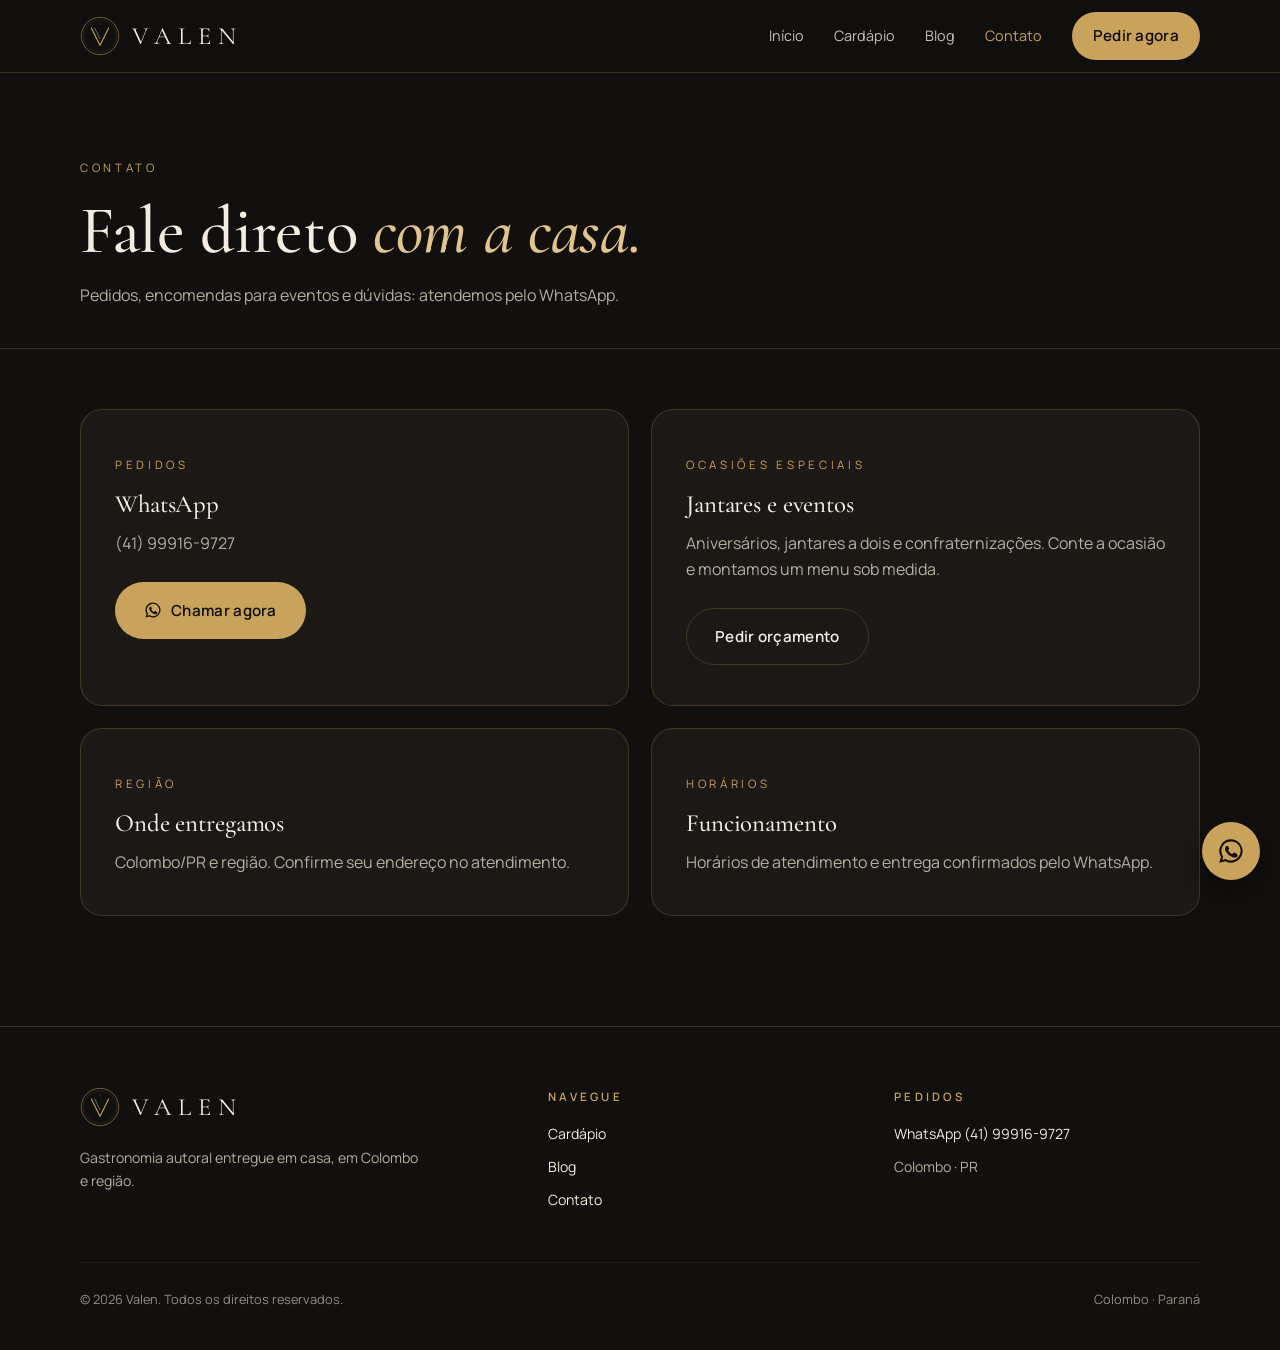
<file: contato.html>
<!doctype html>
<html lang="pt-BR">
<head>
<meta charset="utf-8">
<meta name="viewport" content="width=device-width, initial-scale=1">
<title>Contato · Valen</title>
<meta name="description" content="Fale com a Valen pelo WhatsApp (41) 99916-9727. Delivery premium em Colombo/PR.">
<meta name="theme-color" content="#12100E">
<meta property="og:title" content="Contato · Valen">
<meta property="og:description" content="Fale com a Valen pelo WhatsApp (41) 99916-9727. Delivery premium em Colombo/PR.">
<meta property="og:type" content="website">
<meta property="og:locale" content="pt_BR">
<link rel="icon" href="/assets/logo.svg" type="image/svg+xml">
<link rel="preconnect" href="https://fonts.googleapis.com">
<link rel="preconnect" href="https://fonts.gstatic.com" crossorigin>
<link href="https://fonts.googleapis.com/css2?family=Cormorant+Garamond:ital,wght@0,400;0,500;0,600;1,400;1,500&family=Manrope:wght@400;500;600&display=swap" rel="stylesheet">
<link rel="stylesheet" href="/assets/style.css">
</head>
<body>
<header class="topo">
  <div class="wrap">
    <a class="marca" href="/" aria-label="Valen, página inicial"><img src="/assets/logo.svg" alt="" width="40" height="40"><span>VALEN</span></a>
    <button class="abrir-menu" aria-label="Abrir menu" aria-expanded="false"><svg width="26" height="26" viewBox="0 0 24 24" fill="none" stroke="currentColor" stroke-width="1.6" stroke-linecap="round"><path d="M4 7h16M4 12h16M4 17h16"/></svg></button>
    <nav class="menu" aria-label="Principal"><a href="/">Início</a><a href="/cardapio">Cardápio</a><a href="/blog">Blog</a><a href="/contato" aria-current="page">Contato</a><a class="btn btn-ouro" href="https://wa.me/5541999169727?text=Ol%C3%A1%21%20Vim%20pelo%20site%20da%20Valen%20e%20gostaria%20de%20fazer%20um%20pedido." target="_blank" rel="noopener">Pedir agora</a></nav>
  </div>
</header>
<main>

<div class="pagina-topo"><div class="wrap"><span class="eyebrow">Contato</span><h1>Fale direto <em class="serif">com a casa.</em></h1><p class="muted" style="max-width:560px">Pedidos, encomendas para eventos e dúvidas: atendemos pelo WhatsApp.</p></div></div>
<section style="padding-top:60px"><div class="wrap"><div class="contato-grade">
  <div class="contato-card surgir"><span class="eyebrow">Pedidos</span><h3>WhatsApp</h3><p class="muted">(41) 99916-9727</p><a class="btn btn-ouro" href="https://wa.me/5541999169727?text=Ol%C3%A1%21%20Vim%20pelo%20site%20da%20Valen%20e%20gostaria%20de%20fazer%20um%20pedido." target="_blank" rel="noopener"><svg viewBox="0 0 24 24" fill="currentColor" aria-hidden="true"><path d="M12 2a10 10 0 0 0-8.6 15.1L2 22l5-1.3A10 10 0 1 0 12 2Zm0 18.2a8.2 8.2 0 0 1-4.2-1.2l-.3-.2-3 .8.8-2.9-.2-.3A8.2 8.2 0 1 1 12 20.2Zm4.5-6.1c-.2-.1-1.5-.7-1.7-.8-.2-.1-.4-.1-.6.1l-.8 1c-.1.2-.3.2-.5.1a6.7 6.7 0 0 1-3.3-2.9c-.2-.4.3-.4.8-1.3.1-.2 0-.3 0-.4l-.8-1.8c-.2-.5-.4-.4-.6-.4h-.5a1 1 0 0 0-.7.3 3 3 0 0 0-.9 2.2 5.2 5.2 0 0 0 1.1 2.8 11.9 11.9 0 0 0 4.6 4c1.7.7 2.3.8 3.2.7.5-.1 1.5-.6 1.7-1.2.2-.6.2-1.1.2-1.2-.1-.1-.3-.2-.5-.3Z"/></svg> Chamar agora</a></div>
  <div class="contato-card surgir"><span class="eyebrow">Ocasiões especiais</span><h3>Jantares e eventos</h3><p class="muted">Aniversários, jantares a dois e confraternizações. Conte a ocasião e montamos um menu sob medida.</p><a class="btn btn-linha" href="https://wa.me/5541999169727?text=Ol%C3%A1%21%20Gostaria%20de%20um%20or%C3%A7amento%20para%20um%20evento." target="_blank" rel="noopener">Pedir orçamento</a></div>
  <div class="contato-card surgir"><span class="eyebrow">Região</span><h3>Onde entregamos</h3><p class="muted">Colombo/PR e região. Confirme seu endereço no atendimento.</p></div>
  <div class="contato-card surgir"><span class="eyebrow">Horários</span><h3>Funcionamento</h3><p class="muted">Horários de atendimento e entrega confirmados pelo WhatsApp.</p></div>
</div></div></section>

</main>
<footer class="rodape">
  <div class="wrap">
    <div>
      <a class="marca" href="/"><img src="/assets/logo.svg" alt="" width="40" height="40"><span>VALEN</span></a>
      <p class="muted" style="margin-top:18px;max-width:340px">Gastronomia autoral entregue em casa, em Colombo e região.</p>
    </div>
    <div>
      <h4>Navegue</h4>
      <ul><li><a href="/cardapio">Cardápio</a></li><li><a href="/blog">Blog</a></li><li><a href="/contato">Contato</a></li></ul>
    </div>
    <div>
      <h4>Pedidos</h4>
      <ul><li><a href="https://wa.me/5541999169727?text=Ol%C3%A1%21%20Vim%20pelo%20site%20da%20Valen%20e%20gostaria%20de%20fazer%20um%20pedido." target="_blank" rel="noopener">WhatsApp (41) 99916-9727</a></li><li class="muted">Colombo · PR</li></ul>
    </div>
    <div class="base"><span>© <span id="ano">2026</span> Valen. Todos os direitos reservados.</span><span>Colombo · Paraná</span></div>
  </div>
</footer>
<a class="zap" href="https://wa.me/5541999169727?text=Ol%C3%A1%21%20Vim%20pelo%20site%20da%20Valen%20e%20gostaria%20de%20fazer%20um%20pedido." target="_blank" rel="noopener" aria-label="Pedir pelo WhatsApp"><svg viewBox="0 0 24 24" fill="currentColor" aria-hidden="true"><path d="M12 2a10 10 0 0 0-8.6 15.1L2 22l5-1.3A10 10 0 1 0 12 2Zm0 18.2a8.2 8.2 0 0 1-4.2-1.2l-.3-.2-3 .8.8-2.9-.2-.3A8.2 8.2 0 1 1 12 20.2Zm4.5-6.1c-.2-.1-1.5-.7-1.7-.8-.2-.1-.4-.1-.6.1l-.8 1c-.1.2-.3.2-.5.1a6.7 6.7 0 0 1-3.3-2.9c-.2-.4.3-.4.8-1.3.1-.2 0-.3 0-.4l-.8-1.8c-.2-.5-.4-.4-.6-.4h-.5a1 1 0 0 0-.7.3 3 3 0 0 0-.9 2.2 5.2 5.2 0 0 0 1.1 2.8 11.9 11.9 0 0 0 4.6 4c1.7.7 2.3.8 3.2.7.5-.1 1.5-.6 1.7-1.2.2-.6.2-1.1.2-1.2-.1-.1-.3-.2-.5-.3Z"/></svg></a>
<script src="/assets/site.js" defer></script>
</body>
</html>
</file>
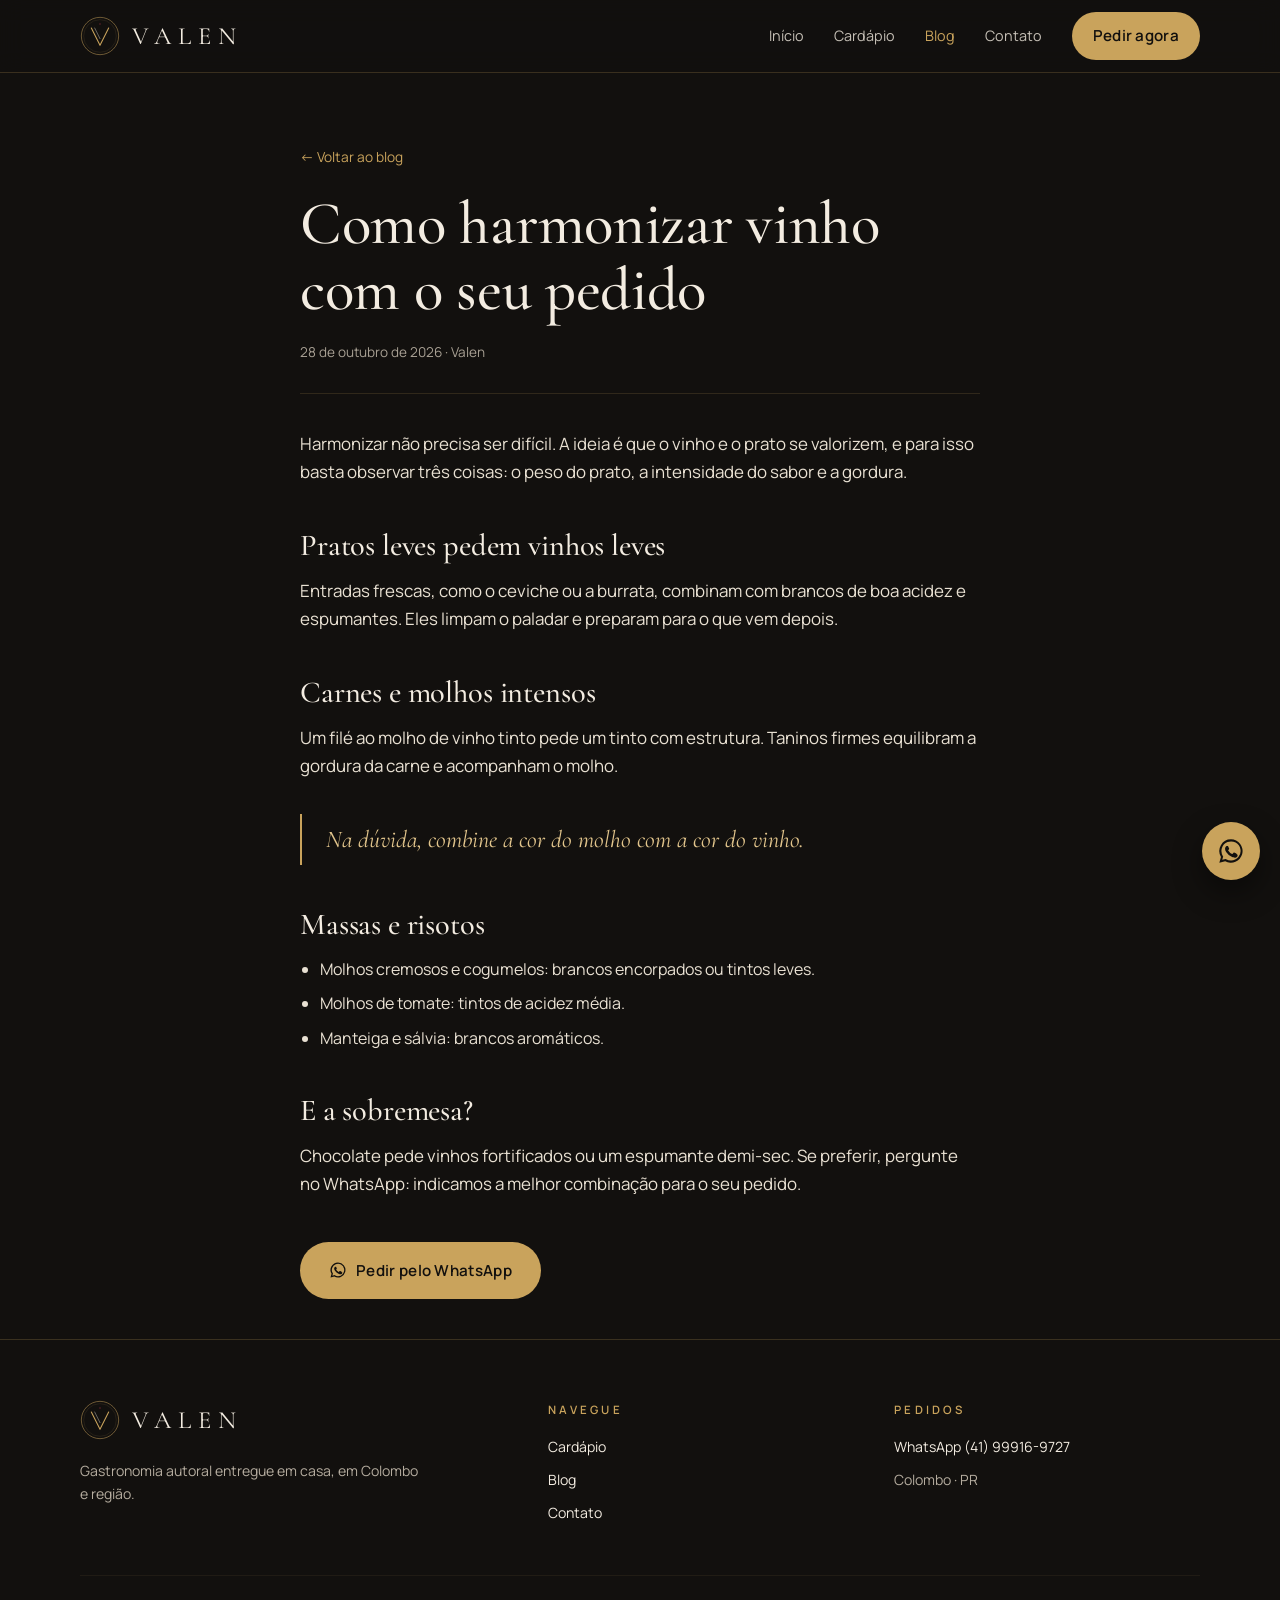
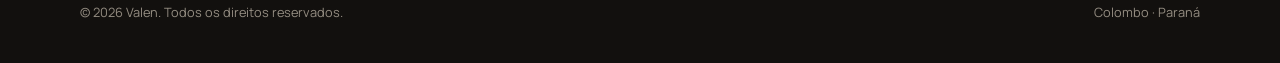
<file: blog/como-harmonizar-vinho-com-delivery.html>
<!doctype html>
<html lang="pt-BR">
<head>
<meta charset="utf-8">
<meta name="viewport" content="width=device-width, initial-scale=1">
<title>Como harmonizar vinho com o seu pedido · Blog Valen</title>
<meta name="description" content="Um guia simples para escolher o vinho certo sem complicação, do carpaccio ao petit gâteau.">
<meta name="theme-color" content="#12100E">
<meta property="og:title" content="Como harmonizar vinho com o seu pedido · Blog Valen">
<meta property="og:description" content="Um guia simples para escolher o vinho certo sem complicação, do carpaccio ao petit gâteau.">
<meta property="og:type" content="website">
<meta property="og:locale" content="pt_BR">
<link rel="icon" href="/assets/logo.svg" type="image/svg+xml">
<link rel="preconnect" href="https://fonts.googleapis.com">
<link rel="preconnect" href="https://fonts.gstatic.com" crossorigin>
<link href="https://fonts.googleapis.com/css2?family=Cormorant+Garamond:ital,wght@0,400;0,500;0,600;1,400;1,500&family=Manrope:wght@400;500;600&display=swap" rel="stylesheet">
<link rel="stylesheet" href="/assets/style.css">
</head>
<body>
<header class="topo">
  <div class="wrap">
    <a class="marca" href="/" aria-label="Valen, página inicial"><img src="/assets/logo.svg" alt="" width="40" height="40"><span>VALEN</span></a>
    <button class="abrir-menu" aria-label="Abrir menu" aria-expanded="false"><svg width="26" height="26" viewBox="0 0 24 24" fill="none" stroke="currentColor" stroke-width="1.6" stroke-linecap="round"><path d="M4 7h16M4 12h16M4 17h16"/></svg></button>
    <nav class="menu" aria-label="Principal"><a href="/">Início</a><a href="/cardapio">Cardápio</a><a href="/blog" aria-current="page">Blog</a><a href="/contato">Contato</a><a class="btn btn-ouro" href="https://wa.me/5541999169727?text=Ol%C3%A1%21%20Vim%20pelo%20site%20da%20Valen%20e%20gostaria%20de%20fazer%20um%20pedido." target="_blank" rel="noopener">Pedir agora</a></nav>
  </div>
</header>
<main>
<article class="artigo">
  <a class="voltar" href="/blog">← Voltar ao blog</a>
  <h1>Como harmonizar vinho com o seu pedido</h1>
  <div class="meta">28 de outubro de 2026 · Valen</div>
  <p>Harmonizar não precisa ser difícil. A ideia é que o vinho e o prato se valorizem, e para isso basta observar três coisas: o peso do prato, a intensidade do sabor e a gordura.</p>
<h2>Pratos leves pedem vinhos leves</h2>
<p>Entradas frescas, como o ceviche ou a burrata, combinam com brancos de boa acidez e espumantes. Eles limpam o paladar e preparam para o que vem depois.</p>
<h2>Carnes e molhos intensos</h2>
<p>Um filé ao molho de vinho tinto pede um tinto com estrutura. Taninos firmes equilibram a gordura da carne e acompanham o molho.</p>
<blockquote>Na dúvida, combine a cor do molho com a cor do vinho.</blockquote>
<h2>Massas e risotos</h2>
<ul><li>Molhos cremosos e cogumelos: brancos encorpados ou tintos leves.</li><li>Molhos de tomate: tintos de acidez média.</li><li>Manteiga e sálvia: brancos aromáticos.</li></ul>
<h2>E a sobremesa?</h2>
<p>Chocolate pede vinhos fortificados ou um espumante demi-sec. Se preferir, pergunte no WhatsApp: indicamos a melhor combinação para o seu pedido.</p>
  <div style="margin-top:44px"><a class="btn btn-ouro" href="https://wa.me/5541999169727?text=Ol%C3%A1%21%20Vim%20pelo%20site%20da%20Valen%20e%20gostaria%20de%20fazer%20um%20pedido." target="_blank" rel="noopener"><svg viewBox="0 0 24 24" fill="currentColor" aria-hidden="true"><path d="M12 2a10 10 0 0 0-8.6 15.1L2 22l5-1.3A10 10 0 1 0 12 2Zm0 18.2a8.2 8.2 0 0 1-4.2-1.2l-.3-.2-3 .8.8-2.9-.2-.3A8.2 8.2 0 1 1 12 20.2Zm4.5-6.1c-.2-.1-1.5-.7-1.7-.8-.2-.1-.4-.1-.6.1l-.8 1c-.1.2-.3.2-.5.1a6.7 6.7 0 0 1-3.3-2.9c-.2-.4.3-.4.8-1.3.1-.2 0-.3 0-.4l-.8-1.8c-.2-.5-.4-.4-.6-.4h-.5a1 1 0 0 0-.7.3 3 3 0 0 0-.9 2.2 5.2 5.2 0 0 0 1.1 2.8 11.9 11.9 0 0 0 4.6 4c1.7.7 2.3.8 3.2.7.5-.1 1.5-.6 1.7-1.2.2-.6.2-1.1.2-1.2-.1-.1-.3-.2-.5-.3Z"/></svg> Pedir pelo WhatsApp</a></div>
</article>
</main>
<footer class="rodape">
  <div class="wrap">
    <div>
      <a class="marca" href="/"><img src="/assets/logo.svg" alt="" width="40" height="40"><span>VALEN</span></a>
      <p class="muted" style="margin-top:18px;max-width:340px">Gastronomia autoral entregue em casa, em Colombo e região.</p>
    </div>
    <div>
      <h4>Navegue</h4>
      <ul><li><a href="/cardapio">Cardápio</a></li><li><a href="/blog">Blog</a></li><li><a href="/contato">Contato</a></li></ul>
    </div>
    <div>
      <h4>Pedidos</h4>
      <ul><li><a href="https://wa.me/5541999169727?text=Ol%C3%A1%21%20Vim%20pelo%20site%20da%20Valen%20e%20gostaria%20de%20fazer%20um%20pedido." target="_blank" rel="noopener">WhatsApp (41) 99916-9727</a></li><li class="muted">Colombo · PR</li></ul>
    </div>
    <div class="base"><span>© <span id="ano">2026</span> Valen. Todos os direitos reservados.</span><span>Colombo · Paraná</span></div>
  </div>
</footer>
<a class="zap" href="https://wa.me/5541999169727?text=Ol%C3%A1%21%20Vim%20pelo%20site%20da%20Valen%20e%20gostaria%20de%20fazer%20um%20pedido." target="_blank" rel="noopener" aria-label="Pedir pelo WhatsApp"><svg viewBox="0 0 24 24" fill="currentColor" aria-hidden="true"><path d="M12 2a10 10 0 0 0-8.6 15.1L2 22l5-1.3A10 10 0 1 0 12 2Zm0 18.2a8.2 8.2 0 0 1-4.2-1.2l-.3-.2-3 .8.8-2.9-.2-.3A8.2 8.2 0 1 1 12 20.2Zm4.5-6.1c-.2-.1-1.5-.7-1.7-.8-.2-.1-.4-.1-.6.1l-.8 1c-.1.2-.3.2-.5.1a6.7 6.7 0 0 1-3.3-2.9c-.2-.4.3-.4.8-1.3.1-.2 0-.3 0-.4l-.8-1.8c-.2-.5-.4-.4-.6-.4h-.5a1 1 0 0 0-.7.3 3 3 0 0 0-.9 2.2 5.2 5.2 0 0 0 1.1 2.8 11.9 11.9 0 0 0 4.6 4c1.7.7 2.3.8 3.2.7.5-.1 1.5-.6 1.7-1.2.2-.6.2-1.1.2-1.2-.1-.1-.3-.2-.5-.3Z"/></svg></a>
<script src="/assets/site.js" defer></script>
</body>
</html>
</file>
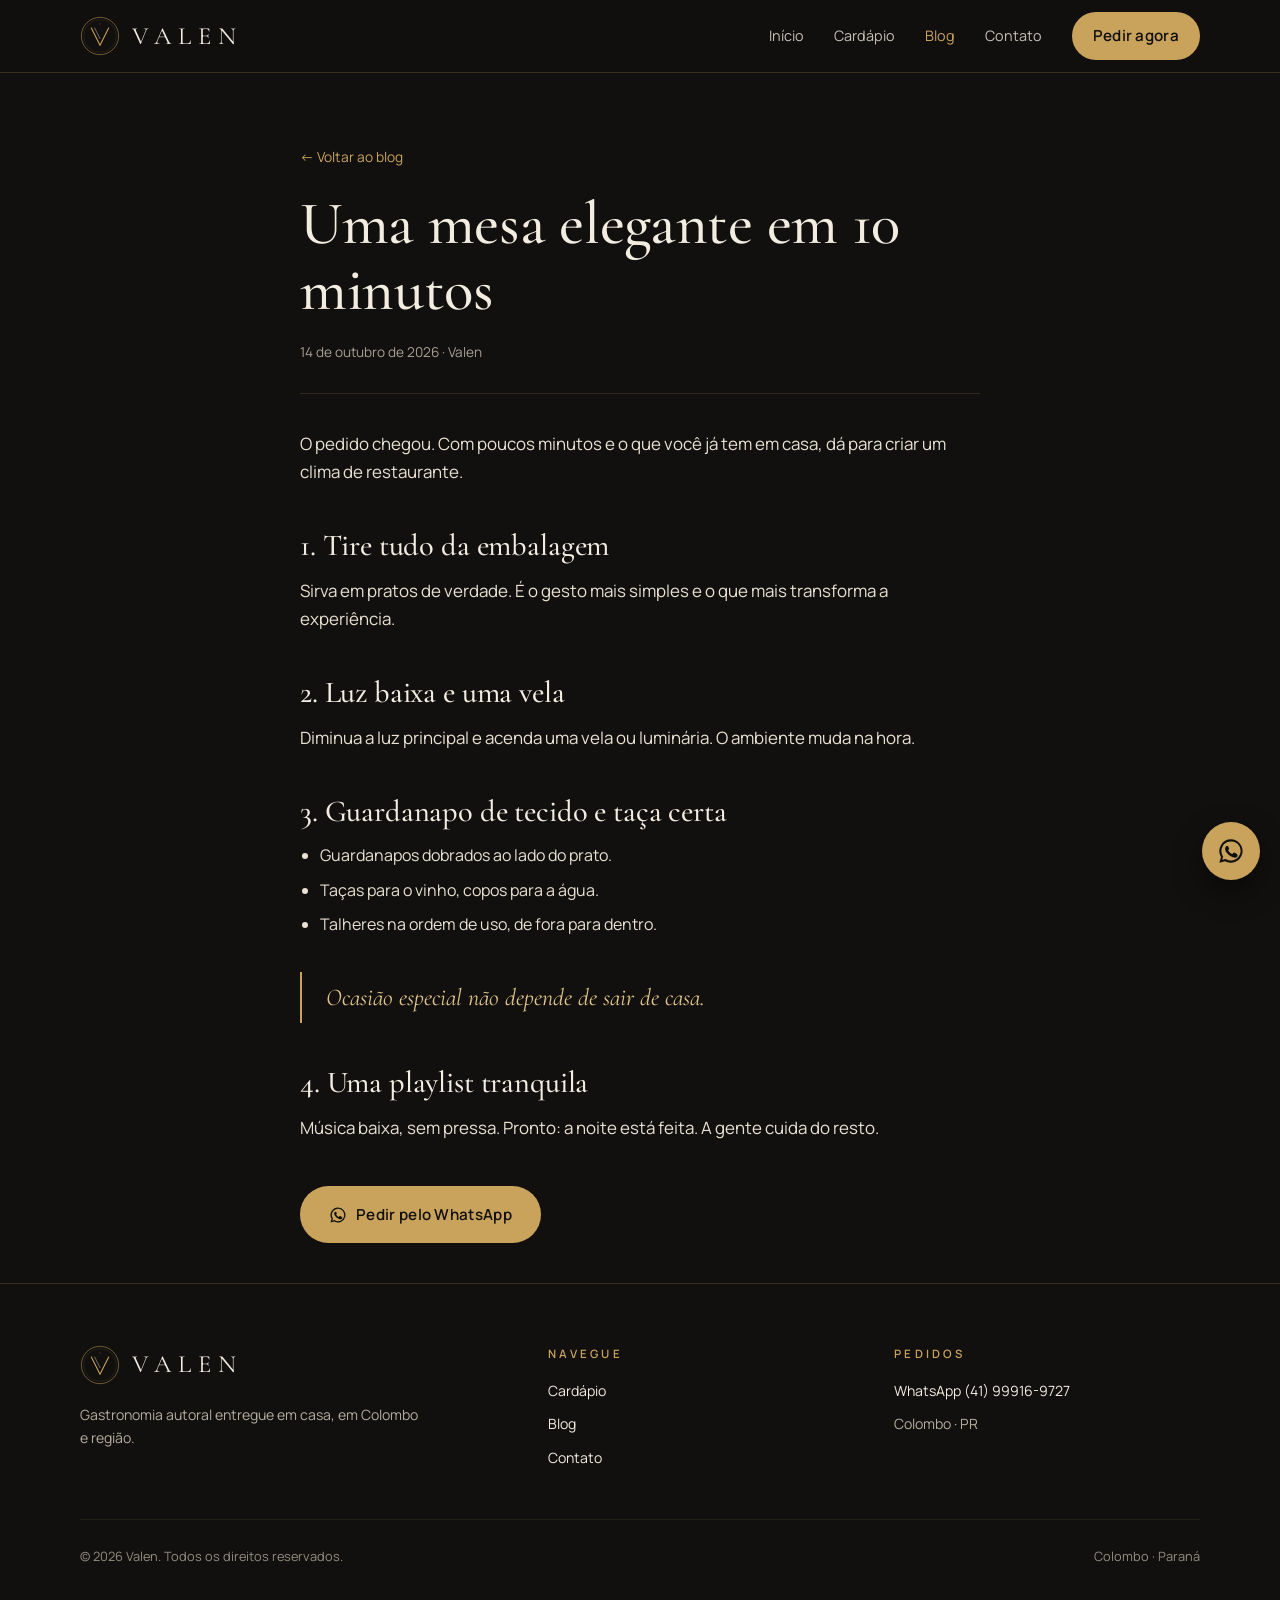
<file: blog/mesa-elegante-em-10-minutos.html>
<!doctype html>
<html lang="pt-BR">
<head>
<meta charset="utf-8">
<meta name="viewport" content="width=device-width, initial-scale=1">
<title>Uma mesa elegante em 10 minutos · Blog Valen</title>
<meta name="description" content="Dicas práticas para transformar o jantar de delivery em uma ocasião especial em casa.">
<meta name="theme-color" content="#12100E">
<meta property="og:title" content="Uma mesa elegante em 10 minutos · Blog Valen">
<meta property="og:description" content="Dicas práticas para transformar o jantar de delivery em uma ocasião especial em casa.">
<meta property="og:type" content="website">
<meta property="og:locale" content="pt_BR">
<link rel="icon" href="/assets/logo.svg" type="image/svg+xml">
<link rel="preconnect" href="https://fonts.googleapis.com">
<link rel="preconnect" href="https://fonts.gstatic.com" crossorigin>
<link href="https://fonts.googleapis.com/css2?family=Cormorant+Garamond:ital,wght@0,400;0,500;0,600;1,400;1,500&family=Manrope:wght@400;500;600&display=swap" rel="stylesheet">
<link rel="stylesheet" href="/assets/style.css">
</head>
<body>
<header class="topo">
  <div class="wrap">
    <a class="marca" href="/" aria-label="Valen, página inicial"><img src="/assets/logo.svg" alt="" width="40" height="40"><span>VALEN</span></a>
    <button class="abrir-menu" aria-label="Abrir menu" aria-expanded="false"><svg width="26" height="26" viewBox="0 0 24 24" fill="none" stroke="currentColor" stroke-width="1.6" stroke-linecap="round"><path d="M4 7h16M4 12h16M4 17h16"/></svg></button>
    <nav class="menu" aria-label="Principal"><a href="/">Início</a><a href="/cardapio">Cardápio</a><a href="/blog" aria-current="page">Blog</a><a href="/contato">Contato</a><a class="btn btn-ouro" href="https://wa.me/5541999169727?text=Ol%C3%A1%21%20Vim%20pelo%20site%20da%20Valen%20e%20gostaria%20de%20fazer%20um%20pedido." target="_blank" rel="noopener">Pedir agora</a></nav>
  </div>
</header>
<main>
<article class="artigo">
  <a class="voltar" href="/blog">← Voltar ao blog</a>
  <h1>Uma mesa elegante em 10 minutos</h1>
  <div class="meta">14 de outubro de 2026 · Valen</div>
  <p>O pedido chegou. Com poucos minutos e o que você já tem em casa, dá para criar um clima de restaurante.</p>
<h2>1. Tire tudo da embalagem</h2>
<p>Sirva em pratos de verdade. É o gesto mais simples e o que mais transforma a experiência.</p>
<h2>2. Luz baixa e uma vela</h2>
<p>Diminua a luz principal e acenda uma vela ou luminária. O ambiente muda na hora.</p>
<h2>3. Guardanapo de tecido e taça certa</h2>
<ul><li>Guardanapos dobrados ao lado do prato.</li><li>Taças para o vinho, copos para a água.</li><li>Talheres na ordem de uso, de fora para dentro.</li></ul>
<blockquote>Ocasião especial não depende de sair de casa.</blockquote>
<h2>4. Uma playlist tranquila</h2>
<p>Música baixa, sem pressa. Pronto: a noite está feita. A gente cuida do resto.</p>
  <div style="margin-top:44px"><a class="btn btn-ouro" href="https://wa.me/5541999169727?text=Ol%C3%A1%21%20Vim%20pelo%20site%20da%20Valen%20e%20gostaria%20de%20fazer%20um%20pedido." target="_blank" rel="noopener"><svg viewBox="0 0 24 24" fill="currentColor" aria-hidden="true"><path d="M12 2a10 10 0 0 0-8.6 15.1L2 22l5-1.3A10 10 0 1 0 12 2Zm0 18.2a8.2 8.2 0 0 1-4.2-1.2l-.3-.2-3 .8.8-2.9-.2-.3A8.2 8.2 0 1 1 12 20.2Zm4.5-6.1c-.2-.1-1.5-.7-1.7-.8-.2-.1-.4-.1-.6.1l-.8 1c-.1.2-.3.2-.5.1a6.7 6.7 0 0 1-3.3-2.9c-.2-.4.3-.4.8-1.3.1-.2 0-.3 0-.4l-.8-1.8c-.2-.5-.4-.4-.6-.4h-.5a1 1 0 0 0-.7.3 3 3 0 0 0-.9 2.2 5.2 5.2 0 0 0 1.1 2.8 11.9 11.9 0 0 0 4.6 4c1.7.7 2.3.8 3.2.7.5-.1 1.5-.6 1.7-1.2.2-.6.2-1.1.2-1.2-.1-.1-.3-.2-.5-.3Z"/></svg> Pedir pelo WhatsApp</a></div>
</article>
</main>
<footer class="rodape">
  <div class="wrap">
    <div>
      <a class="marca" href="/"><img src="/assets/logo.svg" alt="" width="40" height="40"><span>VALEN</span></a>
      <p class="muted" style="margin-top:18px;max-width:340px">Gastronomia autoral entregue em casa, em Colombo e região.</p>
    </div>
    <div>
      <h4>Navegue</h4>
      <ul><li><a href="/cardapio">Cardápio</a></li><li><a href="/blog">Blog</a></li><li><a href="/contato">Contato</a></li></ul>
    </div>
    <div>
      <h4>Pedidos</h4>
      <ul><li><a href="https://wa.me/5541999169727?text=Ol%C3%A1%21%20Vim%20pelo%20site%20da%20Valen%20e%20gostaria%20de%20fazer%20um%20pedido." target="_blank" rel="noopener">WhatsApp (41) 99916-9727</a></li><li class="muted">Colombo · PR</li></ul>
    </div>
    <div class="base"><span>© <span id="ano">2026</span> Valen. Todos os direitos reservados.</span><span>Colombo · Paraná</span></div>
  </div>
</footer>
<a class="zap" href="https://wa.me/5541999169727?text=Ol%C3%A1%21%20Vim%20pelo%20site%20da%20Valen%20e%20gostaria%20de%20fazer%20um%20pedido." target="_blank" rel="noopener" aria-label="Pedir pelo WhatsApp"><svg viewBox="0 0 24 24" fill="currentColor" aria-hidden="true"><path d="M12 2a10 10 0 0 0-8.6 15.1L2 22l5-1.3A10 10 0 1 0 12 2Zm0 18.2a8.2 8.2 0 0 1-4.2-1.2l-.3-.2-3 .8.8-2.9-.2-.3A8.2 8.2 0 1 1 12 20.2Zm4.5-6.1c-.2-.1-1.5-.7-1.7-.8-.2-.1-.4-.1-.6.1l-.8 1c-.1.2-.3.2-.5.1a6.7 6.7 0 0 1-3.3-2.9c-.2-.4.3-.4.8-1.3.1-.2 0-.3 0-.4l-.8-1.8c-.2-.5-.4-.4-.6-.4h-.5a1 1 0 0 0-.7.3 3 3 0 0 0-.9 2.2 5.2 5.2 0 0 0 1.1 2.8 11.9 11.9 0 0 0 4.6 4c1.7.7 2.3.8 3.2.7.5-.1 1.5-.6 1.7-1.2.2-.6.2-1.1.2-1.2-.1-.1-.3-.2-.5-.3Z"/></svg></a>
<script src="/assets/site.js" defer></script>
</body>
</html>
</file>
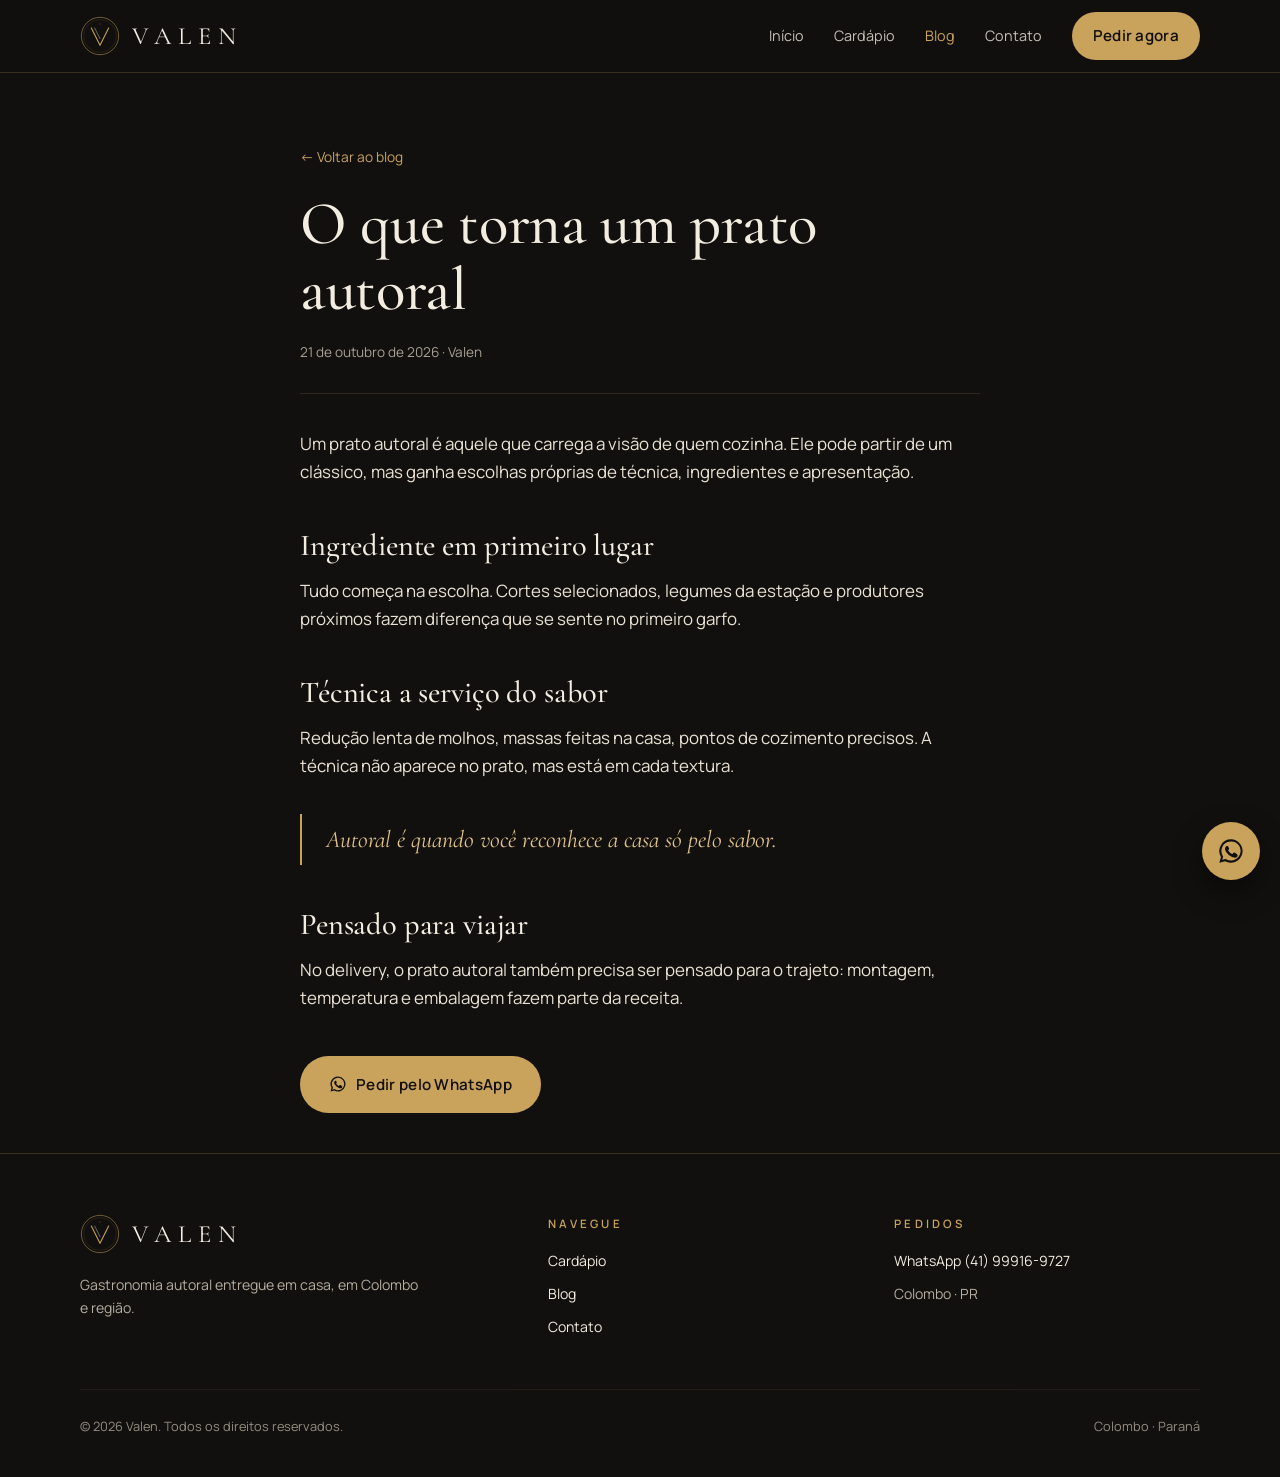
<file: blog/o-que-torna-um-prato-autoral.html>
<!doctype html>
<html lang="pt-BR">
<head>
<meta charset="utf-8">
<meta name="viewport" content="width=device-width, initial-scale=1">
<title>O que torna um prato autoral · Blog Valen</title>
<meta name="description" content="Técnica, ingrediente e assinatura: o que diferencia um prato de chef de uma receita qualquer.">
<meta name="theme-color" content="#12100E">
<meta property="og:title" content="O que torna um prato autoral · Blog Valen">
<meta property="og:description" content="Técnica, ingrediente e assinatura: o que diferencia um prato de chef de uma receita qualquer.">
<meta property="og:type" content="website">
<meta property="og:locale" content="pt_BR">
<link rel="icon" href="/assets/logo.svg" type="image/svg+xml">
<link rel="preconnect" href="https://fonts.googleapis.com">
<link rel="preconnect" href="https://fonts.gstatic.com" crossorigin>
<link href="https://fonts.googleapis.com/css2?family=Cormorant+Garamond:ital,wght@0,400;0,500;0,600;1,400;1,500&family=Manrope:wght@400;500;600&display=swap" rel="stylesheet">
<link rel="stylesheet" href="/assets/style.css">
</head>
<body>
<header class="topo">
  <div class="wrap">
    <a class="marca" href="/" aria-label="Valen, página inicial"><img src="/assets/logo.svg" alt="" width="40" height="40"><span>VALEN</span></a>
    <button class="abrir-menu" aria-label="Abrir menu" aria-expanded="false"><svg width="26" height="26" viewBox="0 0 24 24" fill="none" stroke="currentColor" stroke-width="1.6" stroke-linecap="round"><path d="M4 7h16M4 12h16M4 17h16"/></svg></button>
    <nav class="menu" aria-label="Principal"><a href="/">Início</a><a href="/cardapio">Cardápio</a><a href="/blog" aria-current="page">Blog</a><a href="/contato">Contato</a><a class="btn btn-ouro" href="https://wa.me/5541999169727?text=Ol%C3%A1%21%20Vim%20pelo%20site%20da%20Valen%20e%20gostaria%20de%20fazer%20um%20pedido." target="_blank" rel="noopener">Pedir agora</a></nav>
  </div>
</header>
<main>
<article class="artigo">
  <a class="voltar" href="/blog">← Voltar ao blog</a>
  <h1>O que torna um prato autoral</h1>
  <div class="meta">21 de outubro de 2026 · Valen</div>
  <p>Um prato autoral é aquele que carrega a visão de quem cozinha. Ele pode partir de um clássico, mas ganha escolhas próprias de técnica, ingredientes e apresentação.</p>
<h2>Ingrediente em primeiro lugar</h2>
<p>Tudo começa na escolha. Cortes selecionados, legumes da estação e produtores próximos fazem diferença que se sente no primeiro garfo.</p>
<h2>Técnica a serviço do sabor</h2>
<p>Redução lenta de molhos, massas feitas na casa, pontos de cozimento precisos. A técnica não aparece no prato, mas está em cada textura.</p>
<blockquote>Autoral é quando você reconhece a casa só pelo sabor.</blockquote>
<h2>Pensado para viajar</h2>
<p>No delivery, o prato autoral também precisa ser pensado para o trajeto: montagem, temperatura e embalagem fazem parte da receita.</p>
  <div style="margin-top:44px"><a class="btn btn-ouro" href="https://wa.me/5541999169727?text=Ol%C3%A1%21%20Vim%20pelo%20site%20da%20Valen%20e%20gostaria%20de%20fazer%20um%20pedido." target="_blank" rel="noopener"><svg viewBox="0 0 24 24" fill="currentColor" aria-hidden="true"><path d="M12 2a10 10 0 0 0-8.6 15.1L2 22l5-1.3A10 10 0 1 0 12 2Zm0 18.2a8.2 8.2 0 0 1-4.2-1.2l-.3-.2-3 .8.8-2.9-.2-.3A8.2 8.2 0 1 1 12 20.2Zm4.5-6.1c-.2-.1-1.5-.7-1.7-.8-.2-.1-.4-.1-.6.1l-.8 1c-.1.2-.3.2-.5.1a6.7 6.7 0 0 1-3.3-2.9c-.2-.4.3-.4.8-1.3.1-.2 0-.3 0-.4l-.8-1.8c-.2-.5-.4-.4-.6-.4h-.5a1 1 0 0 0-.7.3 3 3 0 0 0-.9 2.2 5.2 5.2 0 0 0 1.1 2.8 11.9 11.9 0 0 0 4.6 4c1.7.7 2.3.8 3.2.7.5-.1 1.5-.6 1.7-1.2.2-.6.2-1.1.2-1.2-.1-.1-.3-.2-.5-.3Z"/></svg> Pedir pelo WhatsApp</a></div>
</article>
</main>
<footer class="rodape">
  <div class="wrap">
    <div>
      <a class="marca" href="/"><img src="/assets/logo.svg" alt="" width="40" height="40"><span>VALEN</span></a>
      <p class="muted" style="margin-top:18px;max-width:340px">Gastronomia autoral entregue em casa, em Colombo e região.</p>
    </div>
    <div>
      <h4>Navegue</h4>
      <ul><li><a href="/cardapio">Cardápio</a></li><li><a href="/blog">Blog</a></li><li><a href="/contato">Contato</a></li></ul>
    </div>
    <div>
      <h4>Pedidos</h4>
      <ul><li><a href="https://wa.me/5541999169727?text=Ol%C3%A1%21%20Vim%20pelo%20site%20da%20Valen%20e%20gostaria%20de%20fazer%20um%20pedido." target="_blank" rel="noopener">WhatsApp (41) 99916-9727</a></li><li class="muted">Colombo · PR</li></ul>
    </div>
    <div class="base"><span>© <span id="ano">2026</span> Valen. Todos os direitos reservados.</span><span>Colombo · Paraná</span></div>
  </div>
</footer>
<a class="zap" href="https://wa.me/5541999169727?text=Ol%C3%A1%21%20Vim%20pelo%20site%20da%20Valen%20e%20gostaria%20de%20fazer%20um%20pedido." target="_blank" rel="noopener" aria-label="Pedir pelo WhatsApp"><svg viewBox="0 0 24 24" fill="currentColor" aria-hidden="true"><path d="M12 2a10 10 0 0 0-8.6 15.1L2 22l5-1.3A10 10 0 1 0 12 2Zm0 18.2a8.2 8.2 0 0 1-4.2-1.2l-.3-.2-3 .8.8-2.9-.2-.3A8.2 8.2 0 1 1 12 20.2Zm4.5-6.1c-.2-.1-1.5-.7-1.7-.8-.2-.1-.4-.1-.6.1l-.8 1c-.1.2-.3.2-.5.1a6.7 6.7 0 0 1-3.3-2.9c-.2-.4.3-.4.8-1.3.1-.2 0-.3 0-.4l-.8-1.8c-.2-.5-.4-.4-.6-.4h-.5a1 1 0 0 0-.7.3 3 3 0 0 0-.9 2.2 5.2 5.2 0 0 0 1.1 2.8 11.9 11.9 0 0 0 4.6 4c1.7.7 2.3.8 3.2.7.5-.1 1.5-.6 1.7-1.2.2-.6.2-1.1.2-1.2-.1-.1-.3-.2-.5-.3Z"/></svg></a>
<script src="/assets/site.js" defer></script>
</body>
</html>
</file>
<file: assets/style.css>
/* Valen — paleta tirada da logo */
:root{
  --noir:#12100E; --noir-2:#1B1815; --noir-3:#25211D;
  --ouro:#C9A35C; --ouro-claro:#E2C58C;
  --creme:#F3ECE1; --creme-2:#D9CFBF;
  --vinho:#6B2430;
  --linha:rgba(201,163,92,.22);
  --serif:"Cormorant Garamond", Georgia, serif;
  --sans:"Manrope", system-ui, -apple-system, "Segoe UI", sans-serif;
  --max:1160px;
}
*{box-sizing:border-box}
html{scroll-behavior:smooth}
body{margin:0;background:var(--noir);color:var(--creme);font-family:var(--sans);font-size:16px;line-height:1.65;-webkit-font-smoothing:antialiased}
img,svg{display:block;max-width:100%}
a{color:inherit;text-decoration:none}
.wrap{width:100%;max-width:var(--max);margin:0 auto;padding:0 20px}
.eyebrow{font-size:.72rem;letter-spacing:.32em;text-transform:uppercase;color:var(--ouro)}
h1,h2,h3{font-family:var(--serif);font-weight:500;line-height:1.08;margin:0;letter-spacing:-.005em}
h1{font-size:clamp(2.7rem,7vw,5.4rem)}
h2{font-size:clamp(2rem,4.4vw,3.2rem)}
h3{font-size:1.55rem}
p{margin:0}
.muted{color:var(--creme-2);opacity:.82}
.gold{color:var(--ouro)}
em.serif{font-family:var(--serif);font-style:italic;color:var(--ouro-claro)}

/* Botões */
.btn{display:inline-flex;align-items:center;gap:.6em;padding:15px 28px;border-radius:999px;font-weight:600;font-size:.95rem;letter-spacing:.02em;transition:transform .2s,background .2s,color .2s,border-color .2s;cursor:pointer;border:1px solid transparent}
.btn:hover{transform:translateY(-1px)}
.btn-ouro{background:var(--ouro);color:var(--noir)}
.btn-ouro:hover{background:var(--ouro-claro)}
.btn-linha{border-color:var(--linha);color:var(--creme)}
.btn-linha:hover{border-color:var(--ouro);color:var(--ouro)}
.btn svg{width:18px;height:18px}

/* Topo */
.topo{position:sticky;top:0;z-index:40;background:rgba(18,16,14,.86);backdrop-filter:blur(12px);-webkit-backdrop-filter:blur(12px);border-bottom:1px solid var(--linha)}
.topo .wrap{display:flex;align-items:center;justify-content:space-between;height:72px}
.marca{display:flex;align-items:center;gap:12px}
.marca img{width:40px;height:40px}
.marca span{font-family:var(--serif);font-size:1.55rem;letter-spacing:.28em}
.menu{display:flex;align-items:center;gap:30px;font-size:.9rem}
.menu a{opacity:.8;transition:opacity .2s,color .2s}
.menu a:hover,.menu a[aria-current="page"]{opacity:1;color:var(--ouro)}
.menu .btn{opacity:1;padding:10px 20px}
.menu .btn:hover{color:var(--noir)}
.abrir-menu{display:none;background:none;border:0;color:var(--creme);padding:8px;cursor:pointer}
@media (max-width:820px){
  .abrir-menu{display:block}
  .menu{position:fixed;inset:72px 0 auto 0;flex-direction:column;align-items:flex-start;gap:0;background:var(--noir);border-bottom:1px solid var(--linha);padding:8px 20px 24px;display:none}
  .menu.aberto{display:flex}
  .menu a{width:100%;padding:14px 0;border-bottom:1px solid rgba(201,163,92,.1)}
  .menu .btn{margin-top:16px;width:auto;border-bottom:0;padding:12px 22px}
}

/* Hero */
.hero{position:relative;overflow:hidden;padding:110px 0 120px;border-bottom:1px solid var(--linha)}
.hero::before{content:"";position:absolute;right:-180px;top:-120px;width:620px;height:620px;border-radius:50%;background:radial-gradient(circle,rgba(201,163,92,.16),transparent 65%);pointer-events:none}
.hero::after{content:"";position:absolute;left:-220px;bottom:-260px;width:560px;height:560px;border-radius:50%;background:radial-gradient(circle,rgba(107,36,48,.32),transparent 65%);pointer-events:none}
.hero .wrap{position:relative;display:grid;grid-template-columns:1.15fr .85fr;gap:60px;align-items:center}
.hero h1{margin:22px 0 26px}
.hero p.lead{font-size:1.12rem;max-width:520px}
.hero .acoes{display:flex;flex-wrap:wrap;gap:14px;margin-top:38px}
.hero .info{display:flex;flex-wrap:wrap;gap:22px;margin-top:44px;font-size:.84rem;color:var(--creme-2)}
.hero .info span{display:flex;align-items:center;gap:8px}
.hero .info i{width:6px;height:6px;border-radius:50%;background:var(--ouro);display:inline-block}
.prato{position:relative;width:100%;aspect-ratio:1;max-width:440px;margin-left:auto}
.prato .aro{position:absolute;inset:0;border-radius:50%;border:1px solid var(--linha)}
.prato .aro.b{inset:7%;border-color:rgba(201,163,92,.4)}
.prato .loucas{position:absolute;inset:14%;border-radius:50%;background:radial-gradient(circle at 35% 30%,#F8F3EA,#E6DCCB 60%,#CFC2AD);box-shadow:0 40px 80px rgba(0,0,0,.55),inset 0 0 0 10px #EFE6D7}
.prato .comida{position:absolute;inset:28%;border-radius:50%;background:
  radial-gradient(circle at 42% 40%,#7A2E36 0 16%,transparent 17%),
  radial-gradient(circle at 60% 58%,#C9A35C 0 9%,transparent 10%),
  radial-gradient(circle at 34% 62%,#55613A 0 8%,transparent 9%),
  radial-gradient(circle at 63% 35%,#55613A 0 6%,transparent 7%),
  radial-gradient(circle at 50% 50%,#3A2A22 0 60%,transparent 61%)}
.prato .selo{position:absolute;right:2%;bottom:8%;background:var(--vinho);color:var(--creme);border:1px solid rgba(243,236,225,.25);border-radius:999px;padding:10px 18px;font-size:.78rem;letter-spacing:.14em;text-transform:uppercase}
@media (max-width:900px){
  .hero{padding:70px 0 80px}
  .hero .wrap{grid-template-columns:1fr;gap:50px}
  .prato{max-width:300px;margin:0 auto}
}

/* Seções */
section{padding:110px 0}
.cab{max-width:640px;margin-bottom:60px}
.cab h2{margin:16px 0 18px}
.cab.centro{margin-left:auto;margin-right:auto;text-align:center}
@media (max-width:700px){section{padding:76px 0}.cab{margin-bottom:40px}}

/* Benefícios */
.grade{display:grid;grid-template-columns:repeat(4,1fr);gap:1px;background:var(--linha);border:1px solid var(--linha)}
.beneficio{background:var(--noir);padding:38px 30px 42px}
.beneficio .num{font-family:var(--serif);font-size:1rem;color:var(--ouro);letter-spacing:.2em}
.beneficio h3{margin:30px 0 12px}
.beneficio p{font-size:.95rem}
@media (max-width:980px){.grade{grid-template-columns:repeat(2,1fr)}}
@media (max-width:560px){.grade{grid-template-columns:1fr}}

/* Antes e depois */
.contraste{background:var(--noir-2);border-top:1px solid var(--linha);border-bottom:1px solid var(--linha)}
.ad{display:grid;grid-template-columns:1fr 1fr;border-radius:22px;overflow:hidden;border:1px solid var(--linha)}
.ad > div{padding:48px 44px}
.ad .antes{background:var(--noir-3)}
.ad .depois{background:linear-gradient(160deg,#2A1A1C,#1B1815 70%);position:relative}
.ad .depois::before{content:"";position:absolute;left:0;top:44px;bottom:44px;width:1px;background:var(--ouro);opacity:.5}
.ad .rotulo{display:inline-block;font-size:.72rem;letter-spacing:.28em;text-transform:uppercase;padding:7px 14px;border-radius:999px;margin-bottom:28px}
.ad .antes .rotulo{background:rgba(243,236,225,.07);color:var(--creme-2)}
.ad .depois .rotulo{background:var(--ouro);color:var(--noir)}
.ad ul{list-style:none;margin:0;padding:0;display:grid;gap:20px}
.ad li{display:grid;grid-template-columns:22px 1fr;gap:14px;align-items:start}
.ad li b{display:block;font-weight:600;margin-bottom:2px}
.ad .antes li{color:var(--creme-2)}
.ad .antes li svg{color:#8C7F70}
.ad .depois li svg{color:var(--ouro)}
.ad li svg{width:20px;height:20px;margin-top:3px}
@media (max-width:820px){.ad{grid-template-columns:1fr}.ad > div{padding:36px 26px}.ad .depois::before{display:none}}

/* Faixa CTA */
.faixa{text-align:center}
.faixa .caixa{border:1px solid var(--linha);border-radius:28px;padding:80px 28px;background:radial-gradient(ellipse at top,rgba(201,163,92,.12),transparent 60%)}
.faixa h2{max-width:720px;margin:18px auto 20px}
.faixa p{max-width:520px;margin:0 auto 36px}

/* Cardápio estilo app */
.pagina-topo{padding:80px 0 40px;border-bottom:1px solid var(--linha)}
.pagina-topo h1{font-size:clamp(2.4rem,6vw,4.2rem);margin:16px 0 14px}
.chips{position:sticky;top:72px;z-index:30;background:rgba(18,16,14,.94);backdrop-filter:blur(10px);-webkit-backdrop-filter:blur(10px);border-bottom:1px solid var(--linha)}
.chips .wrap{display:flex;gap:10px;overflow-x:auto;padding-top:14px;padding-bottom:14px;scrollbar-width:none}
.chips .wrap::-webkit-scrollbar{display:none}
.chips a{flex:none;padding:9px 18px;border-radius:999px;border:1px solid var(--linha);font-size:.86rem;color:var(--creme-2);transition:all .2s}
.chips a:hover,.chips a.ativo{background:var(--ouro);color:var(--noir);border-color:var(--ouro)}
.categoria{padding:64px 0 10px;scroll-margin-top:140px}
.categoria h2{font-size:2rem;margin-bottom:8px}
.itens{display:grid;grid-template-columns:repeat(2,1fr);gap:16px;margin-top:30px}
.item{display:grid;grid-template-columns:1fr 112px;gap:20px;align-items:center;padding:22px;border:1px solid var(--linha);border-radius:18px;background:var(--noir-2);transition:border-color .2s}
.item:hover{border-color:rgba(201,163,92,.55)}
.item h3{font-size:1.35rem;margin-bottom:6px}
.item p{font-size:.9rem}
.item .pedir{display:inline-flex;align-items:center;gap:6px;margin-top:14px;font-size:.84rem;font-weight:600;color:var(--ouro)}
.item .pedir:hover{color:var(--ouro-claro)}
.mini{width:112px;height:112px;border-radius:50%;background:radial-gradient(circle at 35% 30%,#F8F3EA,#DCD0BC);box-shadow:inset 0 0 0 6px #EFE6D7,0 14px 30px rgba(0,0,0,.4);position:relative}
.mini::after{content:"";position:absolute;inset:24%;border-radius:50%;background:var(--c,#3A2A22);box-shadow:inset 6px -6px 0 rgba(0,0,0,.18)}
.tag{display:inline-block;font-size:.66rem;letter-spacing:.18em;text-transform:uppercase;color:var(--ouro);border:1px solid var(--linha);border-radius:999px;padding:3px 10px;margin-bottom:10px}
@media (max-width:820px){.itens{grid-template-columns:1fr}.item{grid-template-columns:1fr 84px}.mini{width:84px;height:84px}}

/* Blog */
.posts{display:grid;grid-template-columns:repeat(3,1fr);gap:22px}
.post-card{display:flex;flex-direction:column;border:1px solid var(--linha);border-radius:20px;overflow:hidden;background:var(--noir-2);transition:transform .25s,border-color .25s}
.post-card:hover{transform:translateY(-3px);border-color:rgba(201,163,92,.55)}
.post-card .capa{aspect-ratio:16/10;background:var(--g);position:relative}
.post-card .capa span{position:absolute;left:20px;bottom:18px;font-family:var(--serif);font-size:3.6rem;line-height:1;color:rgba(243,236,225,.88)}
.post-card .txt{padding:26px 24px 30px;display:flex;flex-direction:column;gap:12px;flex:1}
.post-card h3{font-size:1.45rem}
.post-card .data{font-size:.78rem;color:var(--creme-2);opacity:.7;margin-top:auto}
@media (max-width:980px){.posts{grid-template-columns:1fr 1fr}}
@media (max-width:620px){.posts{grid-template-columns:1fr}}

.artigo{max-width:720px;margin:0 auto;padding:70px 20px 40px}
.artigo .voltar{font-size:.86rem;color:var(--ouro)}
.artigo h1{font-size:clamp(2.3rem,5.6vw,3.8rem);margin:22px 0 18px}
.artigo .meta{font-size:.85rem;color:var(--creme-2);opacity:.75;padding-bottom:30px;border-bottom:1px solid var(--linha);margin-bottom:36px}
.artigo h2{font-size:1.9rem;margin:44px 0 14px}
.artigo p{margin:0 0 20px;font-size:1.06rem;color:#E9E1D3}
.artigo ul{padding-left:20px;margin:0 0 22px;color:#E9E1D3}
.artigo li{margin-bottom:8px}
.artigo blockquote{margin:34px 0;padding:6px 0 6px 24px;border-left:2px solid var(--ouro);font-family:var(--serif);font-size:1.5rem;font-style:italic;color:var(--ouro-claro)}

/* Contato */
.contato-grade{display:grid;grid-template-columns:1fr 1fr;gap:22px}
.contato-card{border:1px solid var(--linha);border-radius:22px;padding:40px 34px;background:var(--noir-2)}
.contato-card h3{margin:14px 0 12px}
.contato-card .btn{margin-top:26px}
@media (max-width:820px){.contato-grade{grid-template-columns:1fr}}

/* Rodapé */
.rodape{border-top:1px solid var(--linha);padding:60px 0 40px;font-size:.88rem}
.rodape .wrap{display:grid;grid-template-columns:1.4fr 1fr 1fr;gap:40px}
.rodape h4{font-family:var(--sans);font-size:.72rem;letter-spacing:.28em;text-transform:uppercase;color:var(--ouro);margin:0 0 16px;font-weight:600}
.rodape ul{list-style:none;padding:0;margin:0;display:grid;gap:10px}
.rodape a:hover{color:var(--ouro)}
.rodape .base{grid-column:1/-1;border-top:1px solid rgba(201,163,92,.12);padding-top:26px;margin-top:10px;display:flex;justify-content:space-between;flex-wrap:wrap;gap:12px;color:var(--creme-2);opacity:.65;font-size:.8rem}
@media (max-width:760px){.rodape .wrap{grid-template-columns:1fr}}

/* WhatsApp flutuante */
.zap{position:fixed;right:20px;bottom:20px;z-index:50;width:58px;height:58px;border-radius:50%;background:var(--ouro);color:var(--noir);display:grid;place-items:center;box-shadow:0 12px 30px rgba(0,0,0,.45);transition:transform .2s}
.zap:hover{transform:scale(1.06)}
.zap svg{width:28px;height:28px}

/* Entrada suave */
.surgir{opacity:0;transform:translateY(16px);transition:opacity .7s ease,transform .7s ease}
.surgir.visivel{opacity:1;transform:none}
@media (prefers-reduced-motion:reduce){.surgir{opacity:1;transform:none;transition:none}html{scroll-behavior:auto}}
</file>
